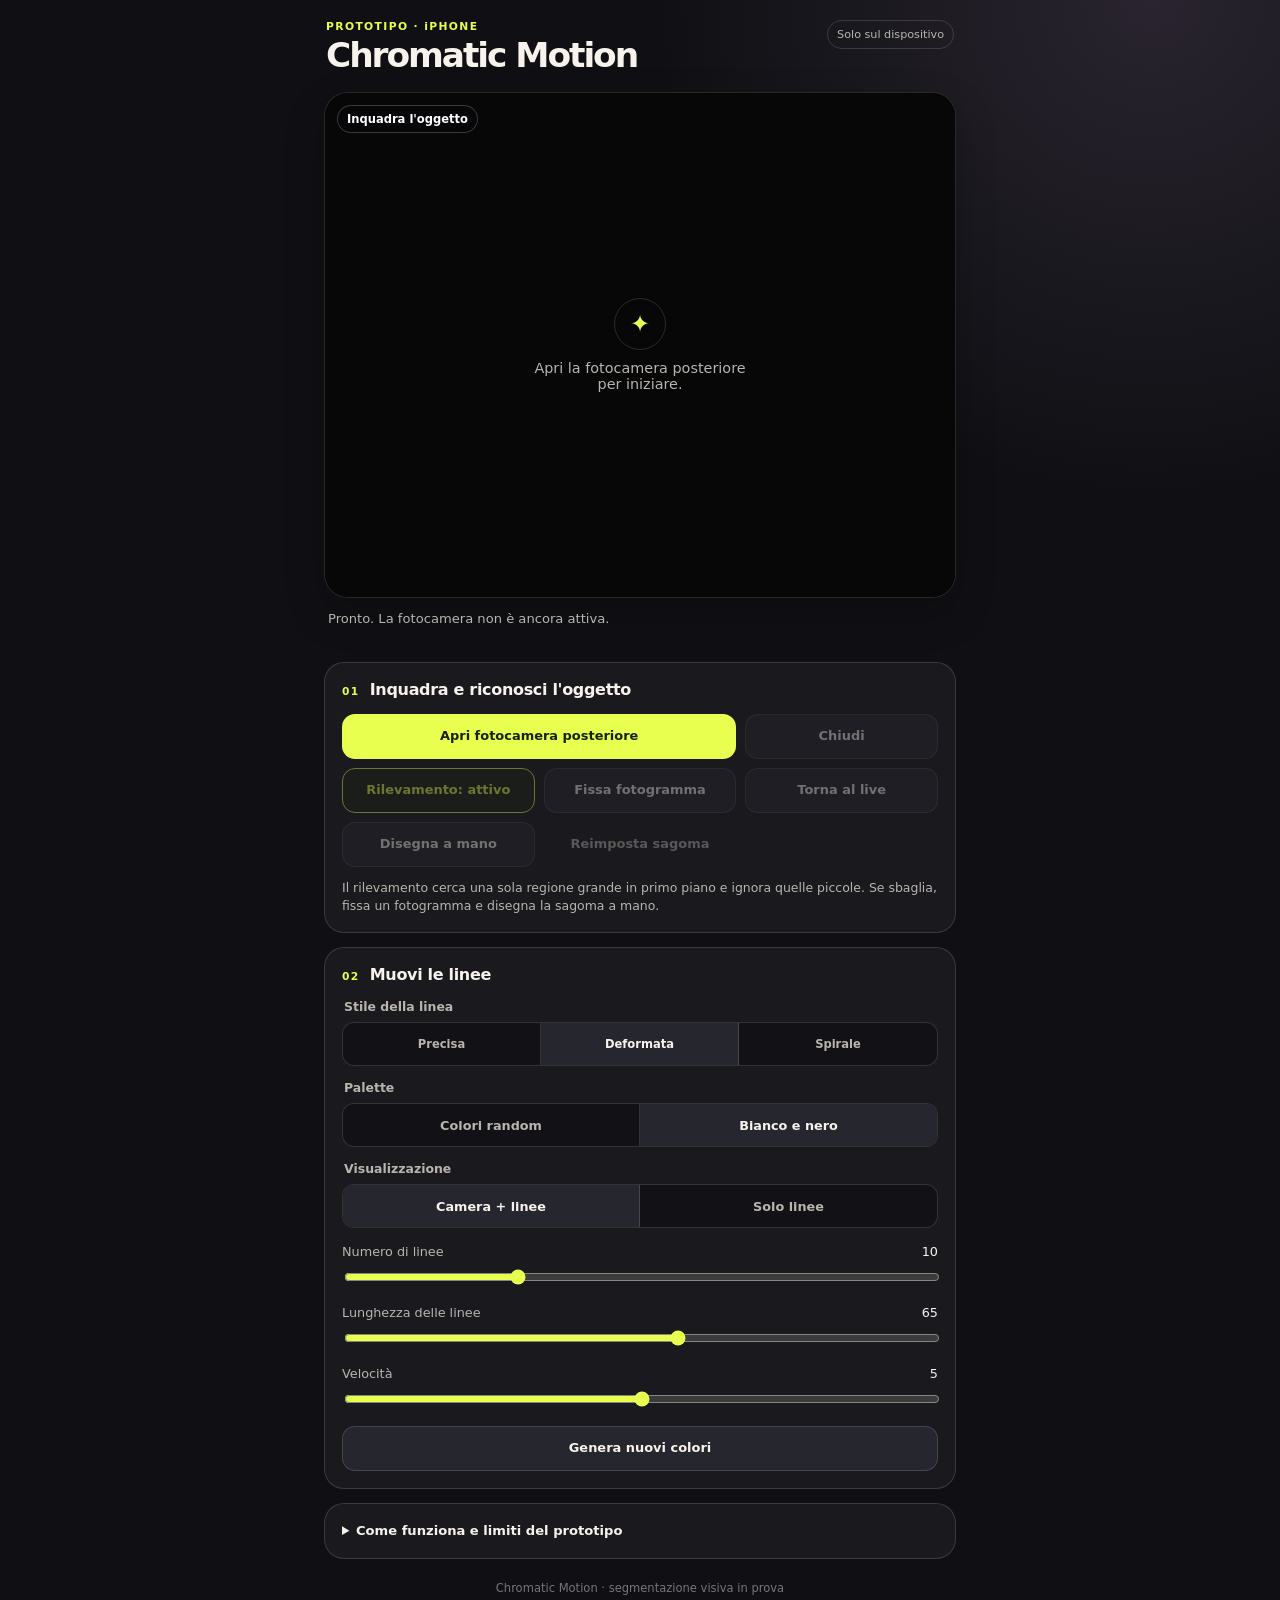
<file: index.html>
<!doctype html>
<html lang="it">
  <head>
    <meta charset="utf-8" />
    <meta name="viewport" content="width=device-width, initial-scale=1, viewport-fit=cover" />
    <meta name="theme-color" content="#101014" />
    <meta name="description" content="Chromatic Motion — forme animate dentro un oggetto grande riconosciuto dalla fotocamera." />
    <link rel="manifest" href="manifest.webmanifest" />
    <link rel="stylesheet" href="styles.css?v=20261018-lines3" />
    <title>Chromatic Motion</title>
  </head>
  <body>
    <div class="app-shell">
      <header class="topbar">
        <div>
          <p class="eyebrow">PROTOTIPO · iPHONE</p>
          <h1>Chromatic Motion</h1>
        </div>
        <span class="privacy-pill">Solo sul dispositivo</span>
      </header>

      <main>
        <section class="camera-card" aria-label="Anteprima della fotocamera e maschera">
          <div class="stage" id="stage">
            <video id="camera" autoplay muted playsinline aria-label="Anteprima fotocamera"></video>
            <canvas id="frozen-frame" aria-hidden="true"></canvas>
            <canvas id="overlay" aria-label="Area per disegnare il contorno dell'oggetto"></canvas>
            <div class="stage-empty" id="stage-empty">
              <span class="stage-empty-mark">✦</span>
              <p>Apri la fotocamera posteriore per iniziare.</p>
            </div>
            <div class="stage-note" id="stage-note">Inquadra l'oggetto</div>
          </div>
        </section>

        <p class="status" id="status" role="status" aria-live="polite">Pronto. La fotocamera non è ancora attiva.</p>

        <section class="panel camera-panel" aria-labelledby="camera-title">
          <div class="section-heading">
            <p class="step">01</p>
            <h2 id="camera-title">Inquadra e riconosci l'oggetto</h2>
          </div>
          <div class="button-grid">
            <button class="button button-primary" id="start-camera" type="button">Apri fotocamera posteriore</button>
            <button class="button button-secondary" id="stop-camera" type="button" disabled>Chiudi</button>
            <button class="button button-accent" id="auto-mask" type="button" aria-pressed="true" disabled>Rilevamento automatico</button>
            <button class="button button-secondary" id="freeze-frame" type="button" disabled>Fissa fotogramma</button>
            <button class="button button-secondary" id="live-frame" type="button" disabled>Torna al live</button>
            <button class="button button-secondary" id="draw-mask" type="button" disabled>Disegna a mano</button>
            <button class="button button-quiet" id="clear-mask" type="button" disabled>Reimposta sagoma</button>
          </div>
          <p class="help">Il rilevamento cerca una sola regione grande in primo piano e ignora quelle piccole. Se sbaglia, fissa un fotogramma e disegna la sagoma a mano.</p>
        </section>

        <section class="panel" aria-labelledby="effect-title">
          <div class="section-heading">
            <p class="step">02</p>
            <h2 id="effect-title">Muovi le linee</h2>
          </div>

          <fieldset>
            <legend>Stile della linea</legend>
            <div class="segmented segmented-three" role="group" aria-label="Stile della linea">
              <button class="segment" type="button" data-effect="precise" aria-pressed="false">Precisa</button>
              <button class="segment is-selected" type="button" data-effect="deformed" aria-pressed="true">Deformata</button>
              <button class="segment" type="button" data-effect="spiral" aria-pressed="false">Spirale</button>
            </div>
          </fieldset>

          <fieldset>
            <legend>Palette</legend>
            <div class="segmented" role="group" aria-label="Palette dei colori">
              <button class="segment" type="button" data-colors="color" aria-pressed="false">Colori random</button>
              <button class="segment is-selected" type="button" data-colors="mono" aria-pressed="true">Bianco e nero</button>
            </div>
          </fieldset>

          <fieldset>
            <legend>Visualizzazione</legend>
            <div class="segmented" role="group" aria-label="Visualizzazione della scena">
              <button class="segment is-selected" type="button" data-view="camera" aria-pressed="true">Camera + linee</button>
              <button class="segment" type="button" data-view="lines" aria-pressed="false">Solo linee</button>
            </div>
          </fieldset>

          <div class="range-group">
            <label for="density">Numero di linee <output id="density-value" for="density">10</output></label>
            <input id="density" type="range" min="2" max="30" value="10" />
          </div>
          <div class="range-group">
            <label for="line-size">Lunghezza delle linee <output id="line-size-value" for="line-size">65</output></label>
            <input id="line-size" type="range" min="20" max="100" value="65" />
          </div>
          <div class="range-group">
            <label for="speed">Velocità <output id="speed-value" for="speed">5</output></label>
            <input id="speed" type="range" min="0" max="10" value="5" />
          </div>
          <button class="button button-secondary full-width" id="new-colors" type="button">Genera nuovi colori</button>
        </section>

        <details class="info-panel">
          <summary>Come funziona e limiti del prototipo</summary>
          <p>Il rilevamento cerca la regione segmentata più grande e non di sfondo; non misura davvero la distanza e non riconosce ogni possibile oggetto. Le linee lunghe e gestuali vengono ritagliate dentro la maschera; “Solo linee” nasconde il video senza spegnere la fotocamera. Capelli, vetro, superfici riflettenti, elementi sottili, soggetti sovrapposti e sfondi simili possono produrre una maschera imprecisa. Il video resta elaborato nel browser; al primo uso vengono scaricati runtime e modello di segmentazione pubblici.</p>
        </details>
      </main>

      <footer>Chromatic Motion · segmentazione visiva in prova</footer>
    </div>
    <script src="app.js?v=20261018-lines"></script>
  </body>
</html>
</file>
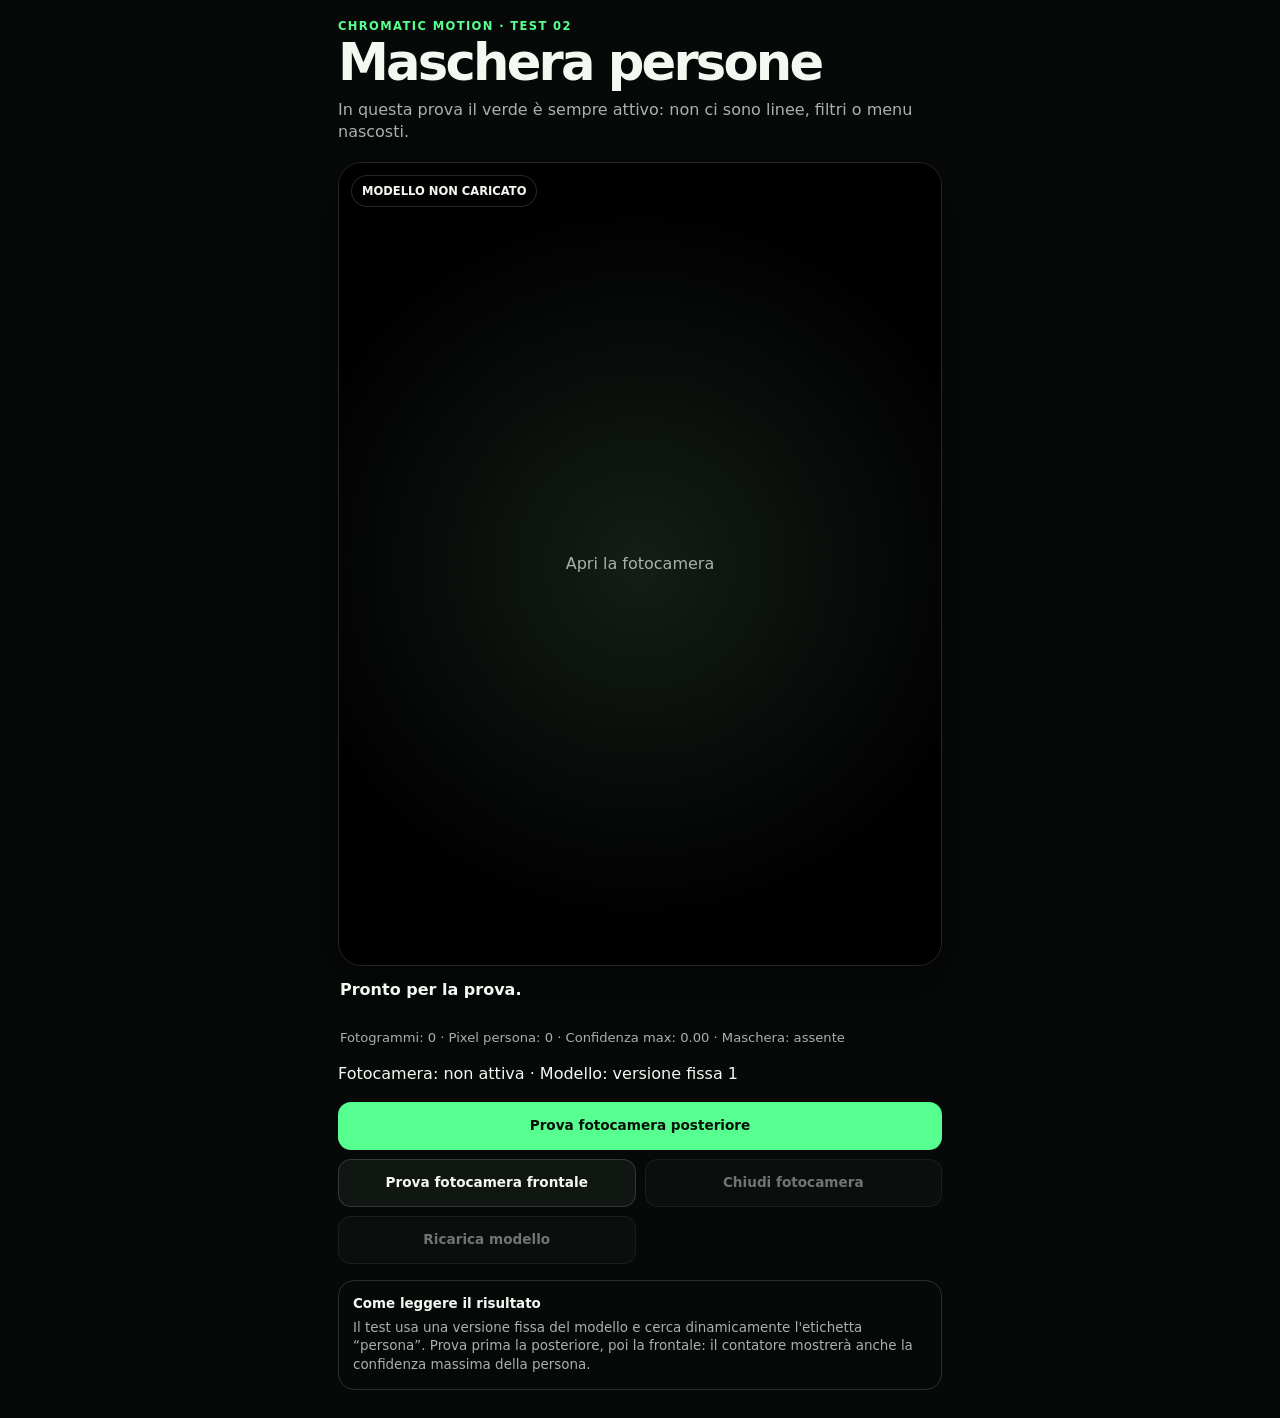
<file: diagnostica-maschera/index.html>
<!doctype html>
<html lang="it">
  <head>
    <meta charset="utf-8" />
    <meta name="viewport" content="width=device-width, initial-scale=1, viewport-fit=cover" />
    <meta name="theme-color" content="#060908" />
    <title>Chromatic Motion · Diagnostica maschera</title>
    <link rel="stylesheet" href="styles.css" />
  </head>
  <body>
    <main class="app">
      <header>
        <p class="eyebrow">CHROMATIC MOTION · TEST 02</p>
        <h1>Maschera persone</h1>
        <p class="intro">In questa prova il verde è sempre attivo: non ci sono linee, filtri o menu nascosti.</p>
      </header>

      <section class="camera-card" aria-label="Fotocamera e maschera verde">
        <div class="stage" id="stage">
          <video id="camera" autoplay muted playsinline></video>
          <canvas id="mask" aria-label="Maschera verde della persona"></canvas>
          <div class="empty" id="empty">Apri la fotocamera</div>
          <p class="badge" id="badge">MODELLO NON CARICATO</p>
        </div>
      </section>

      <p class="status" id="status" role="status" aria-live="polite">Pronto per la prova.</p>
      <p class="metrics" id="metrics">Fotogrammi analizzati: 0 · Pixel persona: 0 · Maschera: assente</p>
      <p class="device" id="device">Fotocamera: non attiva · Modello: versione fissa 1</p>

      <div class="actions">
        <button class="primary" id="start" type="button">Prova fotocamera posteriore</button>
        <button id="front" type="button">Prova fotocamera frontale</button>
        <button id="stop" type="button" disabled>Chiudi fotocamera</button>
        <button id="retry" type="button" disabled>Ricarica modello</button>
      </div>

      <aside>
        <strong>Come leggere il risultato</strong>
        <span>Il test usa una versione fissa del modello e cerca dinamicamente l'etichetta “persona”. Prova prima la posteriore, poi la frontale: il contatore mostrerà anche la confidenza massima della persona.</span>
      </aside>
    </main>
    <script src="app.js?v=diagnostica-2"></script>
  </body>
</html>
</file>
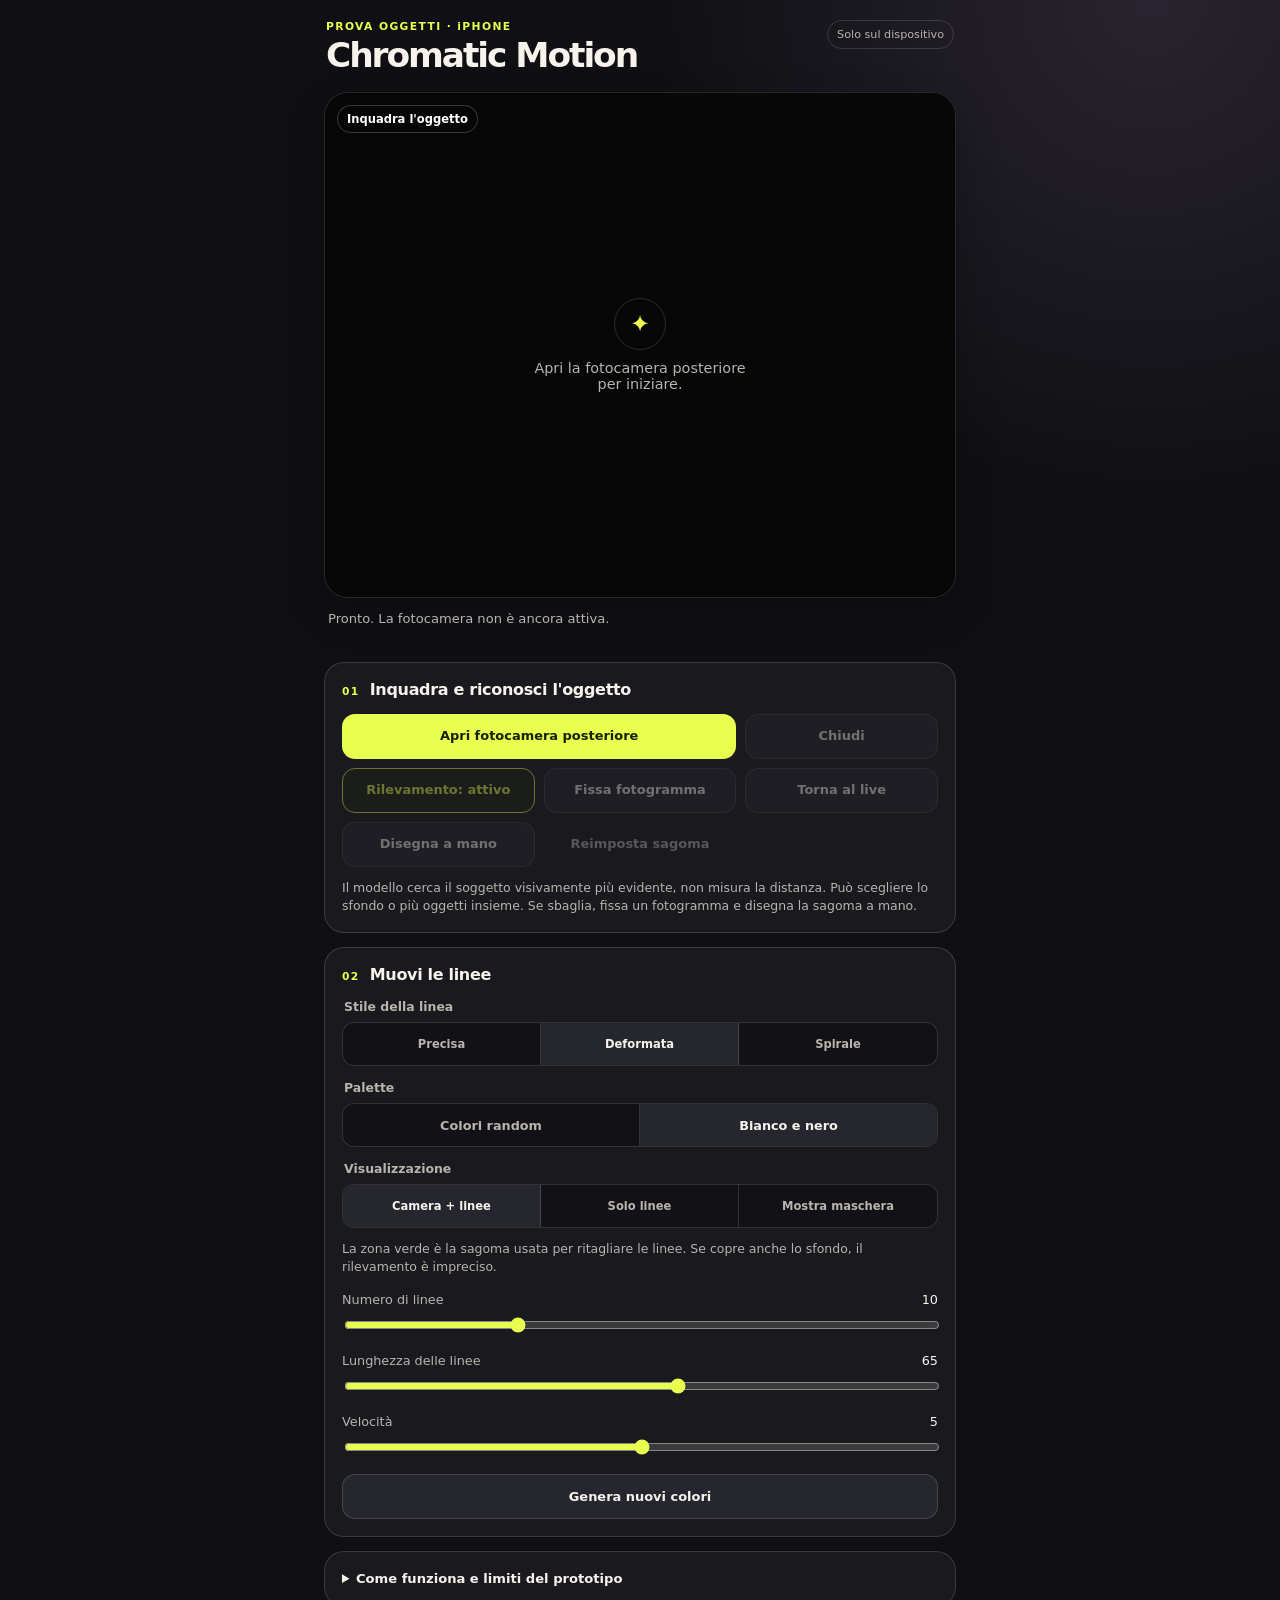
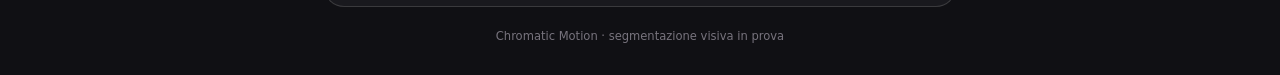
<file: oggetti/index.html>
<!doctype html>
<html lang="it">
  <head>
    <meta charset="utf-8" />
    <meta name="viewport" content="width=device-width, initial-scale=1, viewport-fit=cover" />
    <meta name="theme-color" content="#101014" />
    <meta name="description" content="Chromatic Motion — forme animate dentro un oggetto grande riconosciuto dalla fotocamera." />
    <link rel="manifest" href="manifest.webmanifest" />
    <link rel="stylesheet" href="styles.css?v=20261022-objects1" />
    <title>Chromatic Motion</title>
  </head>
  <body>
    <div class="app-shell">
      <header class="topbar">
        <div>
          <p class="eyebrow">PROVA OGGETTI · iPHONE</p>
          <h1>Chromatic Motion</h1>
        </div>
        <span class="privacy-pill">Solo sul dispositivo</span>
      </header>

      <main>
        <section class="camera-card" aria-label="Anteprima della fotocamera e maschera">
          <div class="stage" id="stage">
            <video id="camera" autoplay muted playsinline aria-label="Anteprima fotocamera"></video>
            <canvas id="frozen-frame" aria-hidden="true"></canvas>
            <canvas id="overlay" aria-label="Area per disegnare il contorno dell'oggetto"></canvas>
            <div class="stage-empty" id="stage-empty">
              <span class="stage-empty-mark">✦</span>
              <p>Apri la fotocamera posteriore per iniziare.</p>
            </div>
            <div class="stage-note" id="stage-note">Inquadra l'oggetto</div>
          </div>
        </section>

        <p class="status" id="status" role="status" aria-live="polite">Pronto. La fotocamera non è ancora attiva.</p>

        <section class="panel camera-panel" aria-labelledby="camera-title">
          <div class="section-heading">
            <p class="step">01</p>
            <h2 id="camera-title">Inquadra e riconosci l'oggetto</h2>
          </div>
          <div class="button-grid">
            <button class="button button-primary" id="start-camera" type="button">Apri fotocamera posteriore</button>
            <button class="button button-secondary" id="stop-camera" type="button" disabled>Chiudi</button>
            <button class="button button-accent" id="auto-mask" type="button" aria-pressed="true" disabled>Rilevamento automatico</button>
            <button class="button button-secondary" id="freeze-frame" type="button" disabled>Fissa fotogramma</button>
            <button class="button button-secondary" id="live-frame" type="button" disabled>Torna al live</button>
            <button class="button button-secondary" id="draw-mask" type="button" disabled>Disegna a mano</button>
            <button class="button button-quiet" id="clear-mask" type="button" disabled>Reimposta sagoma</button>
          </div>
          <p class="help">Il modello cerca il soggetto visivamente più evidente, non misura la distanza. Può scegliere lo sfondo o più oggetti insieme. Se sbaglia, fissa un fotogramma e disegna la sagoma a mano.</p>
        </section>

        <section class="panel" aria-labelledby="effect-title">
          <div class="section-heading">
            <p class="step">02</p>
            <h2 id="effect-title">Muovi le linee</h2>
          </div>

          <fieldset>
            <legend>Stile della linea</legend>
            <div class="segmented segmented-three" role="group" aria-label="Stile della linea">
              <button class="segment" type="button" data-effect="precise" aria-pressed="false">Precisa</button>
              <button class="segment is-selected" type="button" data-effect="deformed" aria-pressed="true">Deformata</button>
              <button class="segment" type="button" data-effect="spiral" aria-pressed="false">Spirale</button>
            </div>
          </fieldset>

          <fieldset>
            <legend>Palette</legend>
            <div class="segmented" role="group" aria-label="Palette dei colori">
              <button class="segment" type="button" data-colors="color" aria-pressed="false">Colori random</button>
              <button class="segment is-selected" type="button" data-colors="mono" aria-pressed="true">Bianco e nero</button>
            </div>
          </fieldset>

          <fieldset>
            <legend>Visualizzazione</legend>
            <div class="segmented segmented-three" role="group" aria-label="Visualizzazione della scena">
              <button class="segment is-selected" type="button" data-view="camera" aria-pressed="true">Camera + linee</button>
              <button class="segment" type="button" data-view="lines" aria-pressed="false">Solo linee</button>
              <button class="segment" type="button" data-view="mask" aria-pressed="false">Mostra maschera</button>
            </div>
            <p class="help">La zona verde è la sagoma usata per ritagliare le linee. Se copre anche lo sfondo, il rilevamento è impreciso.</p>
          </fieldset>

          <div class="range-group">
            <label for="density">Numero di linee <output id="density-value" for="density">10</output></label>
            <input id="density" type="range" min="2" max="30" value="10" />
          </div>
          <div class="range-group">
            <label for="line-size">Lunghezza delle linee <output id="line-size-value" for="line-size">65</output></label>
            <input id="line-size" type="range" min="20" max="100" value="65" />
          </div>
          <div class="range-group">
            <label for="speed">Velocità <output id="speed-value" for="speed">5</output></label>
            <input id="speed" type="range" min="0" max="10" value="5" />
          </div>
          <button class="button button-secondary full-width" id="new-colors" type="button">Genera nuovi colori</button>
        </section>

        <details class="info-panel">
          <summary>Come funziona e limiti del prototipo</summary>
          <p>Il modello U²-Net leggero stima il soggetto più evidente; non misura la profondità, non è SAM e non garantisce la scelta dell'oggetto desiderato. Le linee sono ritagliate sulla maschera stimata, che può essere imprecisa o in ritardo rispetto ai movimenti. Il video è elaborato nel browser; al primo uso vengono scaricati il runtime e il modello pubblici.</p>
        </details>
      </main>

      <footer>Chromatic Motion · segmentazione visiva in prova</footer>
    </div>
    <script src="app.js?v=20261022-objects1"></script>
  </body>
</html>
</file>
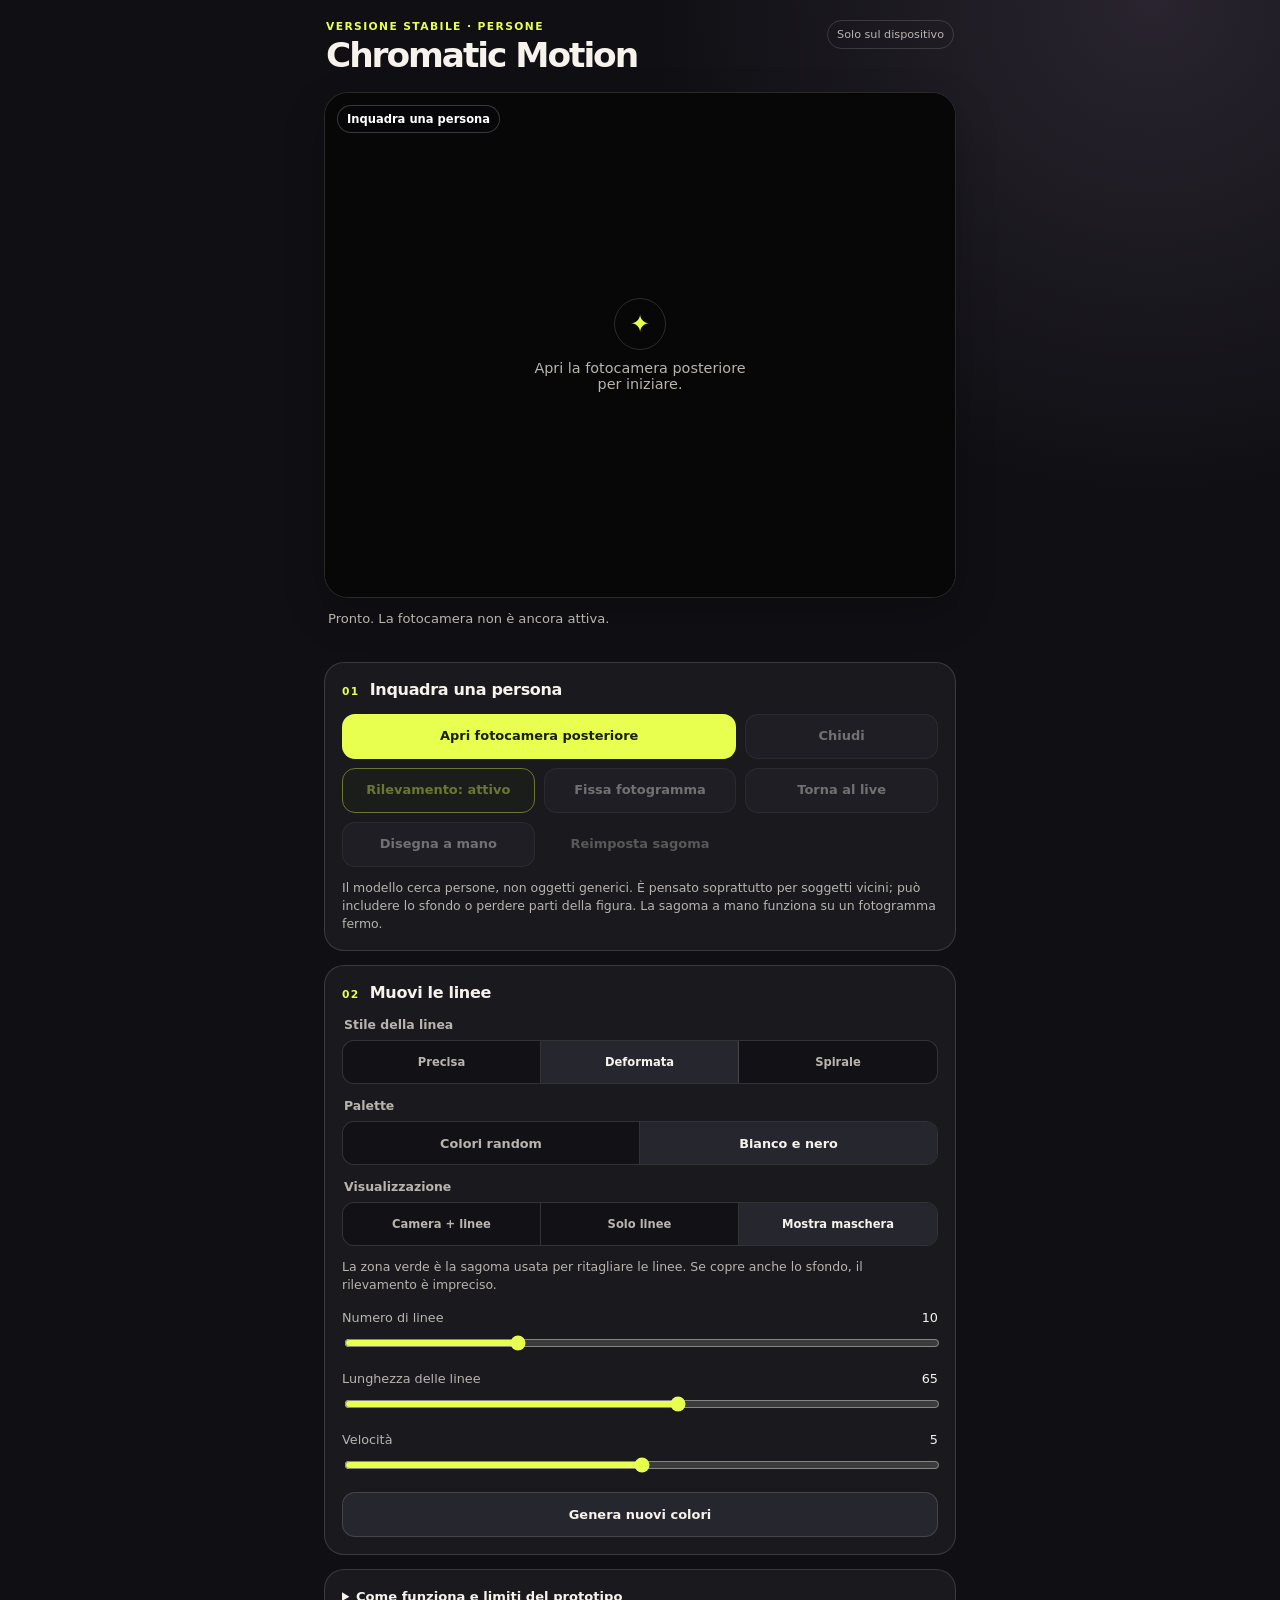
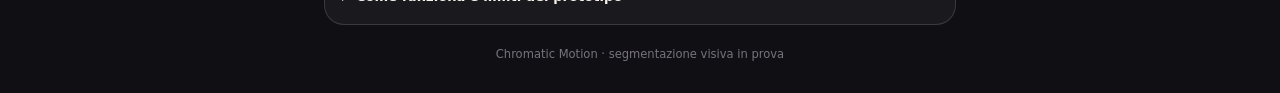
<file: persone-stabile/index.html>
<!doctype html>
<html lang="it">
  <head>
    <meta charset="utf-8" />
    <meta name="viewport" content="width=device-width, initial-scale=1, viewport-fit=cover" />
    <meta name="theme-color" content="#101014" />
    <meta name="description" content="Chromatic Motion — versione stabile di confronto per la maschera delle persone." />
    <link rel="manifest" href="manifest.webmanifest" />
    <link rel="stylesheet" href="styles.css?v=persone-stabile-1" />
    <title>Chromatic Motion · Persone stabile</title>
  </head>
  <body>
    <div class="app-shell">
      <header class="topbar">
        <div>
          <p class="eyebrow">VERSIONE STABILE · PERSONE</p>
          <h1>Chromatic Motion</h1>
        </div>
        <span class="privacy-pill">Solo sul dispositivo</span>
      </header>

      <main>
        <section class="camera-card" aria-label="Anteprima della fotocamera e maschera">
          <div class="stage" id="stage">
            <video id="camera" autoplay muted playsinline aria-label="Anteprima fotocamera"></video>
            <canvas id="frozen-frame" aria-hidden="true"></canvas>
            <canvas id="overlay" aria-label="Area per disegnare il contorno della persona"></canvas>
            <div class="stage-empty" id="stage-empty">
              <span class="stage-empty-mark">✦</span>
              <p>Apri la fotocamera posteriore per iniziare.</p>
            </div>
            <div class="stage-note" id="stage-note">Inquadra una persona</div>
          </div>
        </section>

        <p class="status" id="status" role="status" aria-live="polite">Pronto. La fotocamera non è ancora attiva.</p>

        <section class="panel camera-panel" aria-labelledby="camera-title">
          <div class="section-heading">
            <p class="step">01</p>
            <h2 id="camera-title">Inquadra una persona</h2>
          </div>
          <div class="button-grid">
            <button class="button button-primary" id="start-camera" type="button">Apri fotocamera posteriore</button>
            <button class="button button-secondary" id="stop-camera" type="button" disabled>Chiudi</button>
            <button class="button button-accent" id="auto-mask" type="button" aria-pressed="true" disabled>Rilevamento automatico</button>
            <button class="button button-secondary" id="freeze-frame" type="button" disabled>Fissa fotogramma</button>
            <button class="button button-secondary" id="live-frame" type="button" disabled>Torna al live</button>
            <button class="button button-secondary" id="draw-mask" type="button" disabled>Disegna a mano</button>
            <button class="button button-quiet" id="clear-mask" type="button" disabled>Reimposta sagoma</button>
          </div>
          <p class="help">Il modello cerca persone, non oggetti generici. È pensato soprattutto per soggetti vicini; può includere lo sfondo o perdere parti della figura. La sagoma a mano funziona su un fotogramma fermo.</p>
        </section>

        <section class="panel" aria-labelledby="effect-title">
          <div class="section-heading">
            <p class="step">02</p>
            <h2 id="effect-title">Muovi le linee</h2>
          </div>

          <fieldset>
            <legend>Stile della linea</legend>
            <div class="segmented segmented-three" role="group" aria-label="Stile della linea">
              <button class="segment" type="button" data-effect="precise" aria-pressed="false">Precisa</button>
              <button class="segment is-selected" type="button" data-effect="deformed" aria-pressed="true">Deformata</button>
              <button class="segment" type="button" data-effect="spiral" aria-pressed="false">Spirale</button>
            </div>
          </fieldset>

          <fieldset>
            <legend>Palette</legend>
            <div class="segmented" role="group" aria-label="Palette dei colori">
              <button class="segment" type="button" data-colors="color" aria-pressed="false">Colori random</button>
              <button class="segment is-selected" type="button" data-colors="mono" aria-pressed="true">Bianco e nero</button>
            </div>
          </fieldset>

          <fieldset>
            <legend>Visualizzazione</legend>
            <div class="segmented segmented-three" role="group" aria-label="Visualizzazione della scena">
              <button class="segment" type="button" data-view="camera" aria-pressed="false">Camera + linee</button>
              <button class="segment" type="button" data-view="lines" aria-pressed="false">Solo linee</button>
              <button class="segment is-selected" type="button" data-view="mask" aria-pressed="true">Mostra maschera</button>
            </div>
            <p class="help">La zona verde è la sagoma usata per ritagliare le linee. Se copre anche lo sfondo, il rilevamento è impreciso.</p>
          </fieldset>

          <div class="range-group">
            <label for="density">Numero di linee <output id="density-value" for="density">10</output></label>
            <input id="density" type="range" min="2" max="30" value="10" />
          </div>
          <div class="range-group">
            <label for="line-size">Lunghezza delle linee <output id="line-size-value" for="line-size">65</output></label>
            <input id="line-size" type="range" min="20" max="100" value="65" />
          </div>
          <div class="range-group">
            <label for="speed">Velocità <output id="speed-value" for="speed">5</output></label>
            <input id="speed" type="range" min="0" max="10" value="5" />
          </div>
          <button class="button button-secondary full-width" id="new-colors" type="button">Genera nuovi colori</button>
        </section>

        <details class="info-panel">
          <summary>Come funziona e limiti del prototipo</summary>
          <p>La maschera stima i pixel appartenenti alle persone; non misura la distanza e non separa le singole persone. Le linee sono ritagliate nella maschera stimata, che può essere imprecisa o in ritardo rispetto al movimento. “Solo linee” nasconde il video senza spegnere la fotocamera. Capelli, mani, soggetti lontani e sfondi simili possono creare errori. L'elaborazione avviene nel browser; al primo uso sono necessari rete e download del modello.</p>
        </details>
      </main>

      <footer>Chromatic Motion · segmentazione visiva in prova</footer>
    </div>
    <script src="app.js?v=persone-stabile-1"></script>
  </body>
</html>
</file>
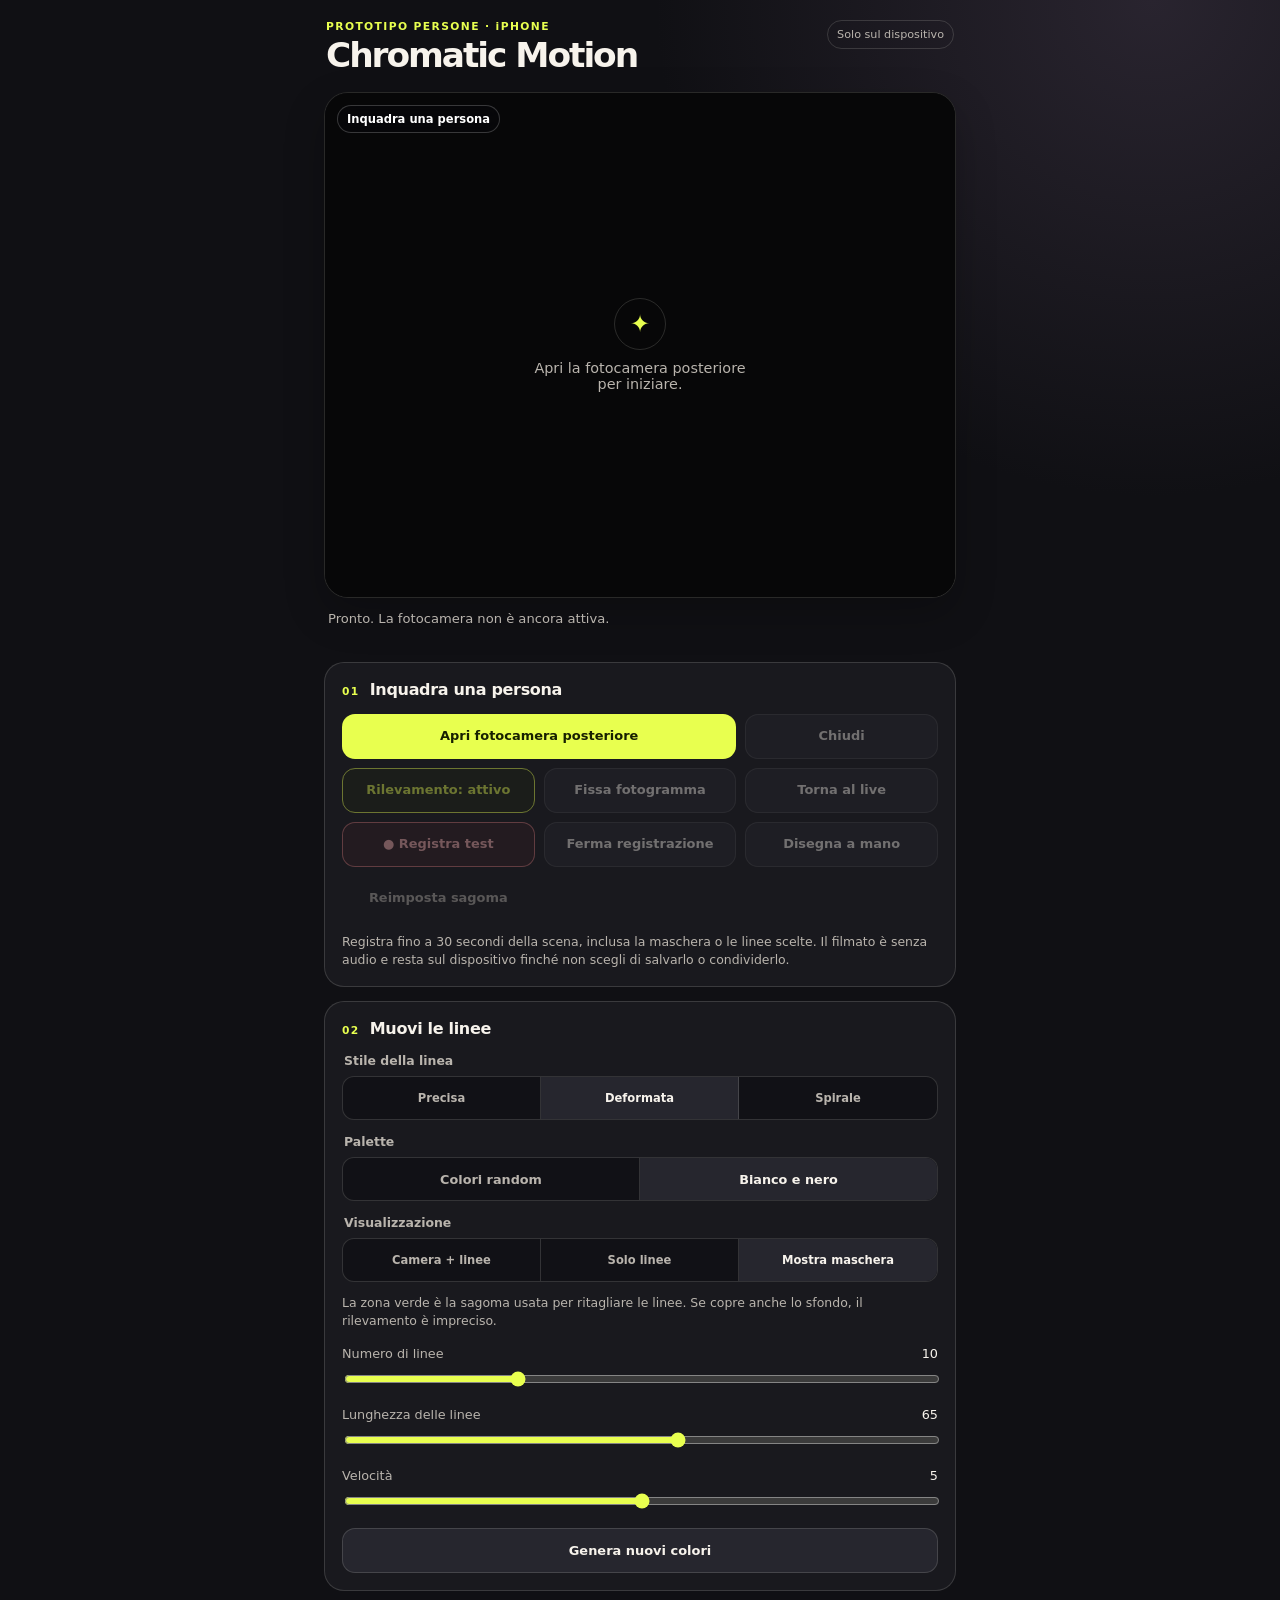
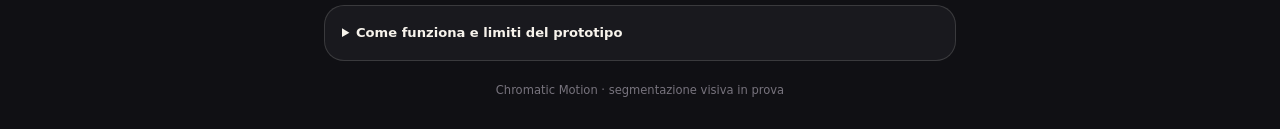
<file: persone/index.html>
<!doctype html>
<html lang="it">
  <head>
    <meta charset="utf-8" />
    <meta name="viewport" content="width=device-width, initial-scale=1, viewport-fit=cover" />
    <meta name="theme-color" content="#101014" />
    <meta name="description" content="Chromatic Motion — prova sperimentale di maschera delle persone." />
    <link rel="manifest" href="manifest.webmanifest" />
    <link rel="stylesheet" href="styles.css?v=persone-record-2" />
    <title>Chromatic Motion · Persone</title>
  </head>
  <body>
    <div class="app-shell">
      <header class="topbar">
        <div>
          <p class="eyebrow">PROTOTIPO PERSONE · iPHONE</p>
          <h1>Chromatic Motion</h1>
        </div>
        <span class="privacy-pill">Solo sul dispositivo</span>
      </header>

      <main>
        <section class="camera-card" aria-label="Anteprima della fotocamera e maschera">
          <div class="stage" id="stage">
            <video id="camera" autoplay muted playsinline aria-label="Anteprima fotocamera"></video>
            <canvas id="frozen-frame" aria-hidden="true"></canvas>
            <canvas id="overlay" aria-label="Area per disegnare il contorno della persona"></canvas>
            <div class="stage-empty" id="stage-empty">
              <span class="stage-empty-mark">✦</span>
              <p>Apri la fotocamera posteriore per iniziare.</p>
            </div>
            <div class="stage-note" id="stage-note">Inquadra una persona</div>
          </div>
        </section>

        <p class="status" id="status" role="status" aria-live="polite">Pronto. La fotocamera non è ancora attiva.</p>

        <section class="panel camera-panel" aria-labelledby="camera-title">
          <div class="section-heading">
            <p class="step">01</p>
            <h2 id="camera-title">Inquadra una persona</h2>
          </div>
          <div class="button-grid">
            <button class="button button-primary" id="start-camera" type="button">Apri fotocamera posteriore</button>
            <button class="button button-secondary" id="stop-camera" type="button" disabled>Chiudi</button>
            <button class="button button-accent" id="auto-mask" type="button" aria-pressed="true" disabled>Rilevamento automatico</button>
            <button class="button button-secondary" id="freeze-frame" type="button" disabled>Fissa fotogramma</button>
            <button class="button button-secondary" id="live-frame" type="button" disabled>Torna al live</button>
            <button class="button button-record" id="start-recording" type="button" disabled>● Registra test</button>
            <button class="button button-secondary" id="stop-recording" type="button" disabled>Ferma registrazione</button>
            <button class="button button-secondary" id="draw-mask" type="button" disabled>Disegna a mano</button>
            <button class="button button-quiet" id="clear-mask" type="button" disabled>Reimposta sagoma</button>
          </div>
          <p class="help">Registra fino a 30 secondi della scena, inclusa la maschera o le linee scelte. Il filmato è senza audio e resta sul dispositivo finché non scegli di salvarlo o condividerlo.</p>
          <p class="recording-info" id="recording-info" hidden aria-live="polite">Registrazione in corso · <output id="recording-time">0:00</output></p>
          <video class="recording-preview" id="recording-preview" controls playsinline hidden aria-label="Anteprima del test registrato"></video>
          <div class="recording-actions" id="recording-actions" hidden>
            <button class="button button-primary" id="share-recording" type="button" disabled>Condividi il video</button>
            <a class="button button-secondary" id="download-recording" hidden>Salva il video</a>
          </div>
        </section>

        <section class="panel" aria-labelledby="effect-title">
          <div class="section-heading">
            <p class="step">02</p>
            <h2 id="effect-title">Muovi le linee</h2>
          </div>

          <fieldset>
            <legend>Stile della linea</legend>
            <div class="segmented segmented-three" role="group" aria-label="Stile della linea">
              <button class="segment" type="button" data-effect="precise" aria-pressed="false">Precisa</button>
              <button class="segment is-selected" type="button" data-effect="deformed" aria-pressed="true">Deformata</button>
              <button class="segment" type="button" data-effect="spiral" aria-pressed="false">Spirale</button>
            </div>
          </fieldset>

          <fieldset>
            <legend>Palette</legend>
            <div class="segmented" role="group" aria-label="Palette dei colori">
              <button class="segment" type="button" data-colors="color" aria-pressed="false">Colori random</button>
              <button class="segment is-selected" type="button" data-colors="mono" aria-pressed="true">Bianco e nero</button>
            </div>
          </fieldset>

          <fieldset>
            <legend>Visualizzazione</legend>
            <div class="segmented segmented-three" role="group" aria-label="Visualizzazione della scena">
              <button class="segment" type="button" data-view="camera" aria-pressed="false">Camera + linee</button>
              <button class="segment" type="button" data-view="lines" aria-pressed="false">Solo linee</button>
              <button class="segment is-selected" type="button" data-view="mask" aria-pressed="true">Mostra maschera</button>
            </div>
            <p class="help">La zona verde è la sagoma usata per ritagliare le linee. Se copre anche lo sfondo, il rilevamento è impreciso.</p>
          </fieldset>

          <div class="range-group">
            <label for="density">Numero di linee <output id="density-value" for="density">10</output></label>
            <input id="density" type="range" min="2" max="30" value="10" />
          </div>
          <div class="range-group">
            <label for="line-size">Lunghezza delle linee <output id="line-size-value" for="line-size">65</output></label>
            <input id="line-size" type="range" min="20" max="100" value="65" />
          </div>
          <div class="range-group">
            <label for="speed">Velocità <output id="speed-value" for="speed">5</output></label>
            <input id="speed" type="range" min="0" max="10" value="5" />
          </div>
          <button class="button button-secondary full-width" id="new-colors" type="button">Genera nuovi colori</button>
        </section>

        <details class="info-panel">
          <summary>Come funziona e limiti del prototipo</summary>
          <p>La maschera stima i pixel appartenenti alle persone; non misura la distanza e non separa le singole persone. Le linee sono ritagliate nella maschera stimata, che può essere imprecisa o in ritardo rispetto al movimento. “Solo linee” nasconde il video senza spegnere la fotocamera. Capelli, mani, soggetti lontani e sfondi simili possono creare errori. L'elaborazione avviene nel browser; al primo uso sono necessari rete e download del modello.</p>
        </details>
      </main>

      <footer>Chromatic Motion · segmentazione visiva in prova</footer>
    </div>
    <script src="app.js?v=persone-record-2"></script>
  </body>
</html>
</file>
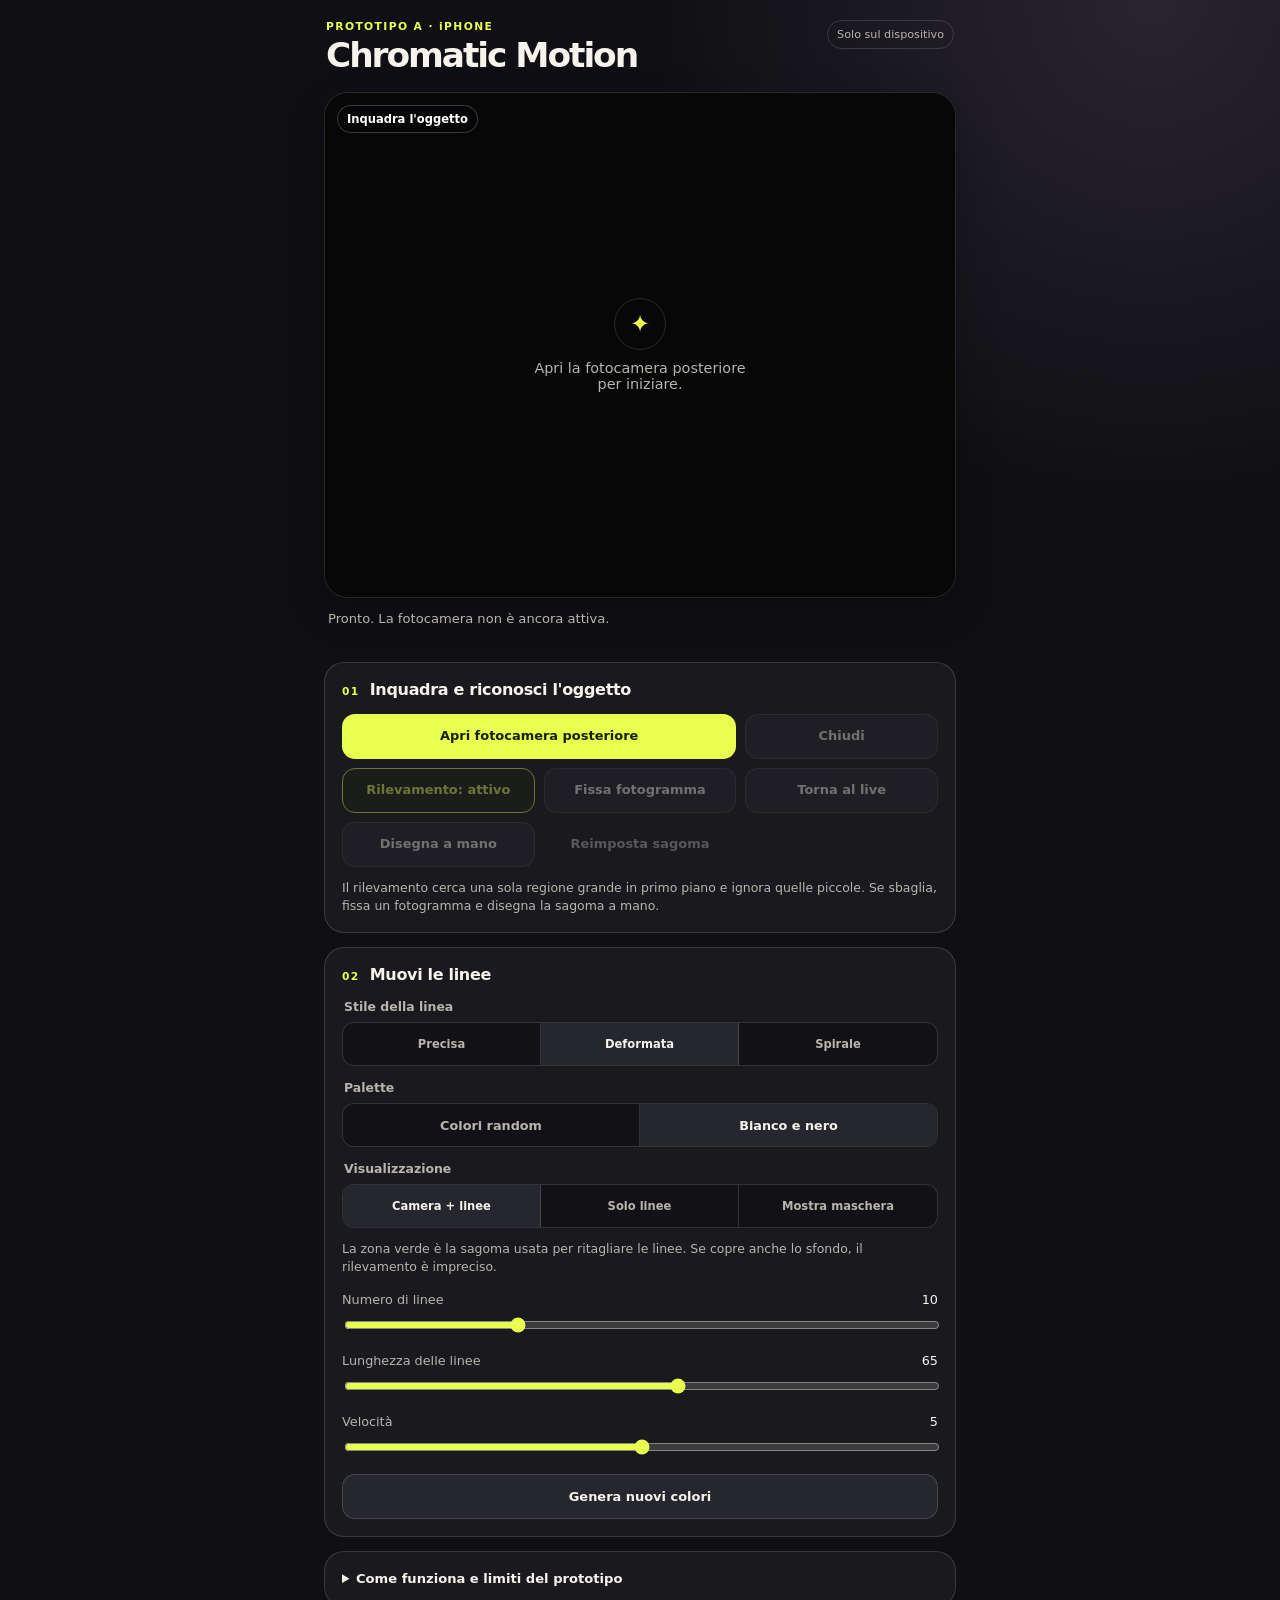
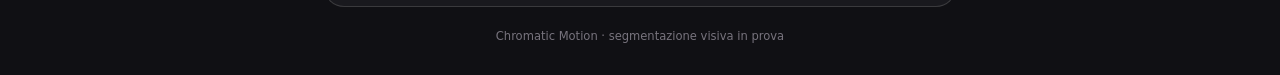
<file: prototipo-a/index.html>
<!doctype html>
<html lang="it">
  <head>
    <meta charset="utf-8" />
    <meta name="viewport" content="width=device-width, initial-scale=1, viewport-fit=cover" />
    <meta name="theme-color" content="#101014" />
    <meta name="description" content="Chromatic Motion — forme animate dentro un oggetto grande riconosciuto dalla fotocamera." />
    <link rel="manifest" href="manifest.webmanifest" />
    <link rel="stylesheet" href="styles.css?v=20261022-mask-a" />
    <title>Chromatic Motion</title>
  </head>
  <body>
    <div class="app-shell">
      <header class="topbar">
        <div>
          <p class="eyebrow">PROTOTIPO A · iPHONE</p>
          <h1>Chromatic Motion</h1>
        </div>
        <span class="privacy-pill">Solo sul dispositivo</span>
      </header>

      <main>
        <section class="camera-card" aria-label="Anteprima della fotocamera e maschera">
          <div class="stage" id="stage">
            <video id="camera" autoplay muted playsinline aria-label="Anteprima fotocamera"></video>
            <canvas id="frozen-frame" aria-hidden="true"></canvas>
            <canvas id="overlay" aria-label="Area per disegnare il contorno dell'oggetto"></canvas>
            <div class="stage-empty" id="stage-empty">
              <span class="stage-empty-mark">✦</span>
              <p>Apri la fotocamera posteriore per iniziare.</p>
            </div>
            <div class="stage-note" id="stage-note">Inquadra l'oggetto</div>
          </div>
        </section>

        <p class="status" id="status" role="status" aria-live="polite">Pronto. La fotocamera non è ancora attiva.</p>

        <section class="panel camera-panel" aria-labelledby="camera-title">
          <div class="section-heading">
            <p class="step">01</p>
            <h2 id="camera-title">Inquadra e riconosci l'oggetto</h2>
          </div>
          <div class="button-grid">
            <button class="button button-primary" id="start-camera" type="button">Apri fotocamera posteriore</button>
            <button class="button button-secondary" id="stop-camera" type="button" disabled>Chiudi</button>
            <button class="button button-accent" id="auto-mask" type="button" aria-pressed="true" disabled>Rilevamento automatico</button>
            <button class="button button-secondary" id="freeze-frame" type="button" disabled>Fissa fotogramma</button>
            <button class="button button-secondary" id="live-frame" type="button" disabled>Torna al live</button>
            <button class="button button-secondary" id="draw-mask" type="button" disabled>Disegna a mano</button>
            <button class="button button-quiet" id="clear-mask" type="button" disabled>Reimposta sagoma</button>
          </div>
          <p class="help">Il rilevamento cerca una sola regione grande in primo piano e ignora quelle piccole. Se sbaglia, fissa un fotogramma e disegna la sagoma a mano.</p>
        </section>

        <section class="panel" aria-labelledby="effect-title">
          <div class="section-heading">
            <p class="step">02</p>
            <h2 id="effect-title">Muovi le linee</h2>
          </div>

          <fieldset>
            <legend>Stile della linea</legend>
            <div class="segmented segmented-three" role="group" aria-label="Stile della linea">
              <button class="segment" type="button" data-effect="precise" aria-pressed="false">Precisa</button>
              <button class="segment is-selected" type="button" data-effect="deformed" aria-pressed="true">Deformata</button>
              <button class="segment" type="button" data-effect="spiral" aria-pressed="false">Spirale</button>
            </div>
          </fieldset>

          <fieldset>
            <legend>Palette</legend>
            <div class="segmented" role="group" aria-label="Palette dei colori">
              <button class="segment" type="button" data-colors="color" aria-pressed="false">Colori random</button>
              <button class="segment is-selected" type="button" data-colors="mono" aria-pressed="true">Bianco e nero</button>
            </div>
          </fieldset>

          <fieldset>
            <legend>Visualizzazione</legend>
            <div class="segmented segmented-three" role="group" aria-label="Visualizzazione della scena">
              <button class="segment is-selected" type="button" data-view="camera" aria-pressed="true">Camera + linee</button>
              <button class="segment" type="button" data-view="lines" aria-pressed="false">Solo linee</button>
              <button class="segment" type="button" data-view="mask" aria-pressed="false">Mostra maschera</button>
            </div>
            <p class="help">La zona verde è la sagoma usata per ritagliare le linee. Se copre anche lo sfondo, il rilevamento è impreciso.</p>
          </fieldset>

          <div class="range-group">
            <label for="density">Numero di linee <output id="density-value" for="density">10</output></label>
            <input id="density" type="range" min="2" max="30" value="10" />
          </div>
          <div class="range-group">
            <label for="line-size">Lunghezza delle linee <output id="line-size-value" for="line-size">65</output></label>
            <input id="line-size" type="range" min="20" max="100" value="65" />
          </div>
          <div class="range-group">
            <label for="speed">Velocità <output id="speed-value" for="speed">5</output></label>
            <input id="speed" type="range" min="0" max="10" value="5" />
          </div>
          <button class="button button-secondary full-width" id="new-colors" type="button">Genera nuovi colori</button>
        </section>

        <details class="info-panel">
          <summary>Come funziona e limiti del prototipo</summary>
          <p>Il rilevamento cerca la regione segmentata più grande e non di sfondo; non misura davvero la distanza e non riconosce ogni possibile oggetto. Le linee lunghe e gestuali vengono ritagliate dentro la maschera; “Solo linee” nasconde il video senza spegnere la fotocamera. Capelli, vetro, superfici riflettenti, elementi sottili, soggetti sovrapposti e sfondi simili possono produrre una maschera imprecisa. Il video resta elaborato nel browser; al primo uso vengono scaricati runtime e modello di segmentazione pubblici.</p>
        </details>
      </main>

      <footer>Chromatic Motion · segmentazione visiva in prova</footer>
    </div>
    <script src="app.js?v=20261022-mask-a"></script>
  </body>
</html>
</file>
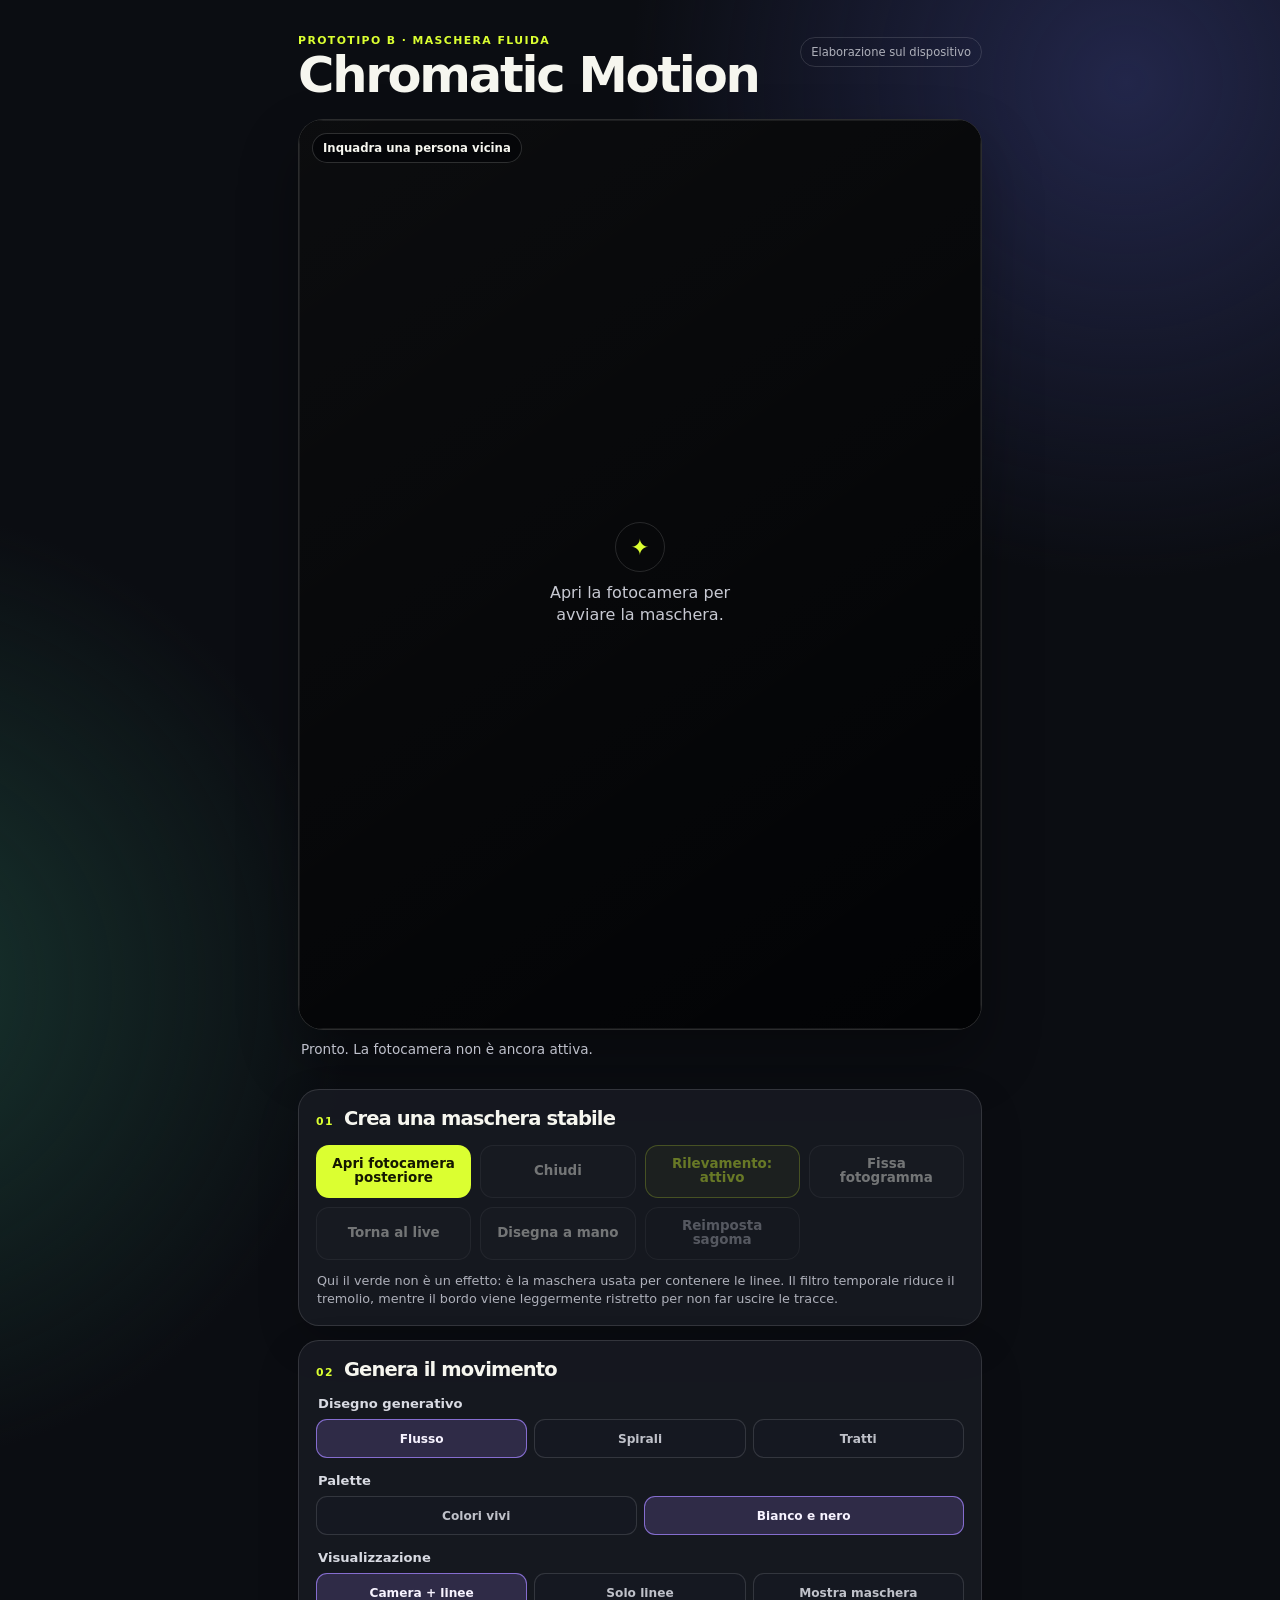
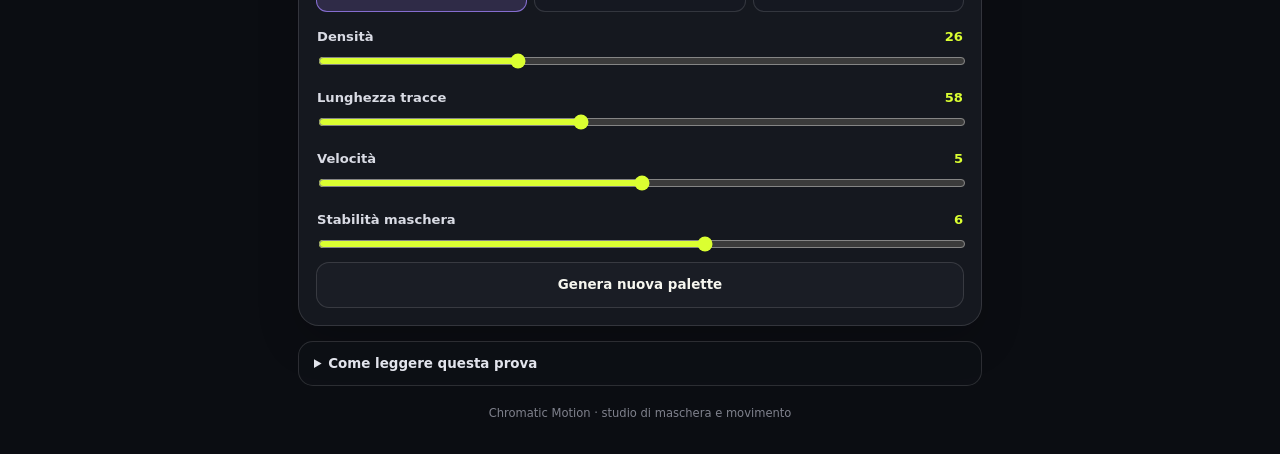
<file: prototipo-b/index.html>
<!doctype html>
<html lang="it">
  <head>
    <meta charset="utf-8" />
    <meta name="viewport" content="width=device-width, initial-scale=1, viewport-fit=cover" />
    <meta name="theme-color" content="#0b0d12" />
    <meta name="description" content="Chromatic Motion Prototipo B: maschera persone stabilizzata e linee generative." />
    <link rel="manifest" href="manifest.webmanifest" />
    <link rel="stylesheet" href="styles.css?v=prototipo-b-1" />
    <title>Chromatic Motion · Prototipo B</title>
  </head>
  <body>
    <div class="app-shell">
      <header class="topbar">
        <div>
          <p class="eyebrow">PROTOTIPO B · MASCHERA FLUIDA</p>
          <h1>Chromatic Motion</h1>
        </div>
        <span class="privacy-pill">Elaborazione sul dispositivo</span>
      </header>

      <main>
        <section class="camera-card" aria-label="Anteprima della fotocamera e linee animate">
          <div class="stage" id="stage">
            <video id="camera" autoplay muted playsinline aria-label="Anteprima fotocamera"></video>
            <canvas id="frozen-frame" aria-hidden="true"></canvas>
            <canvas id="overlay" aria-label="Linee animate ritagliate nella sagoma"></canvas>
            <div class="stage-empty" id="stage-empty">
              <span class="stage-empty-mark">✦</span>
              <p>Apri la fotocamera per avviare la maschera.</p>
            </div>
            <div class="stage-note" id="stage-note">Inquadra una persona vicina</div>
          </div>
        </section>

        <p class="status" id="status" role="status" aria-live="polite">Pronto. La fotocamera non è ancora attiva.</p>

        <section class="panel camera-panel" aria-labelledby="camera-title">
          <div class="section-heading">
            <p class="step">01</p>
            <h2 id="camera-title">Crea una maschera stabile</h2>
          </div>
          <div class="button-grid">
            <button class="button button-primary" id="start-camera" type="button">Apri fotocamera posteriore</button>
            <button class="button button-secondary" id="stop-camera" type="button" disabled>Chiudi</button>
            <button class="button button-accent" id="auto-mask" type="button" aria-pressed="true" disabled>Rilevamento: attivo</button>
            <button class="button button-secondary" id="freeze-frame" type="button" disabled>Fissa fotogramma</button>
            <button class="button button-secondary" id="live-frame" type="button" disabled>Torna al live</button>
            <button class="button button-secondary" id="draw-mask" type="button" disabled>Disegna a mano</button>
            <button class="button button-quiet" id="clear-mask" type="button" disabled>Reimposta sagoma</button>
          </div>
          <p class="help">Qui il verde non è un effetto: è la maschera usata per contenere le linee. Il filtro temporale riduce il tremolio, mentre il bordo viene leggermente ristretto per non far uscire le tracce.</p>
        </section>

        <section class="panel" aria-labelledby="effect-title">
          <div class="section-heading">
            <p class="step">02</p>
            <h2 id="effect-title">Genera il movimento</h2>
          </div>

          <fieldset>
            <legend>Disegno generativo</legend>
            <div class="segmented segmented-three" role="group" aria-label="Disegno generativo">
              <button class="segment is-selected" type="button" data-effect="flow" aria-pressed="true">Flusso</button>
              <button class="segment" type="button" data-effect="spiral" aria-pressed="false">Spirali</button>
              <button class="segment" type="button" data-effect="strokes" aria-pressed="false">Tratti</button>
            </div>
          </fieldset>

          <fieldset>
            <legend>Palette</legend>
            <div class="segmented" role="group" aria-label="Palette colori">
              <button class="segment" type="button" data-colors="color" aria-pressed="false">Colori vivi</button>
              <button class="segment is-selected" type="button" data-colors="mono" aria-pressed="true">Bianco e nero</button>
            </div>
          </fieldset>

          <fieldset>
            <legend>Visualizzazione</legend>
            <div class="segmented segmented-three" role="group" aria-label="Visualizzazione">
              <button class="segment is-selected" type="button" data-view="camera" aria-pressed="true">Camera + linee</button>
              <button class="segment" type="button" data-view="lines" aria-pressed="false">Solo linee</button>
              <button class="segment" type="button" data-view="mask" aria-pressed="false">Mostra maschera</button>
            </div>
          </fieldset>

          <div class="range-group">
            <label for="density">Densità <output id="density-value" for="density">26</output></label>
            <input id="density" type="range" min="6" max="72" value="26" />
          </div>
          <div class="range-group">
            <label for="trail">Lunghezza tracce <output id="trail-value" for="trail">58</output></label>
            <input id="trail" type="range" min="16" max="120" value="58" />
          </div>
          <div class="range-group">
            <label for="speed">Velocità <output id="speed-value" for="speed">5</output></label>
            <input id="speed" type="range" min="0" max="10" value="5" />
          </div>
          <div class="range-group">
            <label for="stability">Stabilità maschera <output id="stability-value" for="stability">6</output></label>
            <input id="stability" type="range" min="0" max="10" value="6" />
          </div>
          <button class="button button-secondary full-width" id="new-colors" type="button">Genera nuova palette</button>
        </section>

        <details class="info-panel">
          <summary>Come leggere questa prova</summary>
          <p>Prototipo B ricrea l'architettura dell'effetto: video, maschera persone, filtro temporale, linee mosse da un campo fluido e ritaglio finale. Non è un modello SAM, non riconosce oggetti generici e non misura la profondità. Con ombre nette, sfondi simili alla persona o movimenti molto rapidi la maschera può comunque sbagliare.</p>
        </details>
      </main>

      <footer>Chromatic Motion · studio di maschera e movimento</footer>
    </div>
    <script src="app.js?v=prototipo-b-3"></script>
  </body>
</html>
</file>
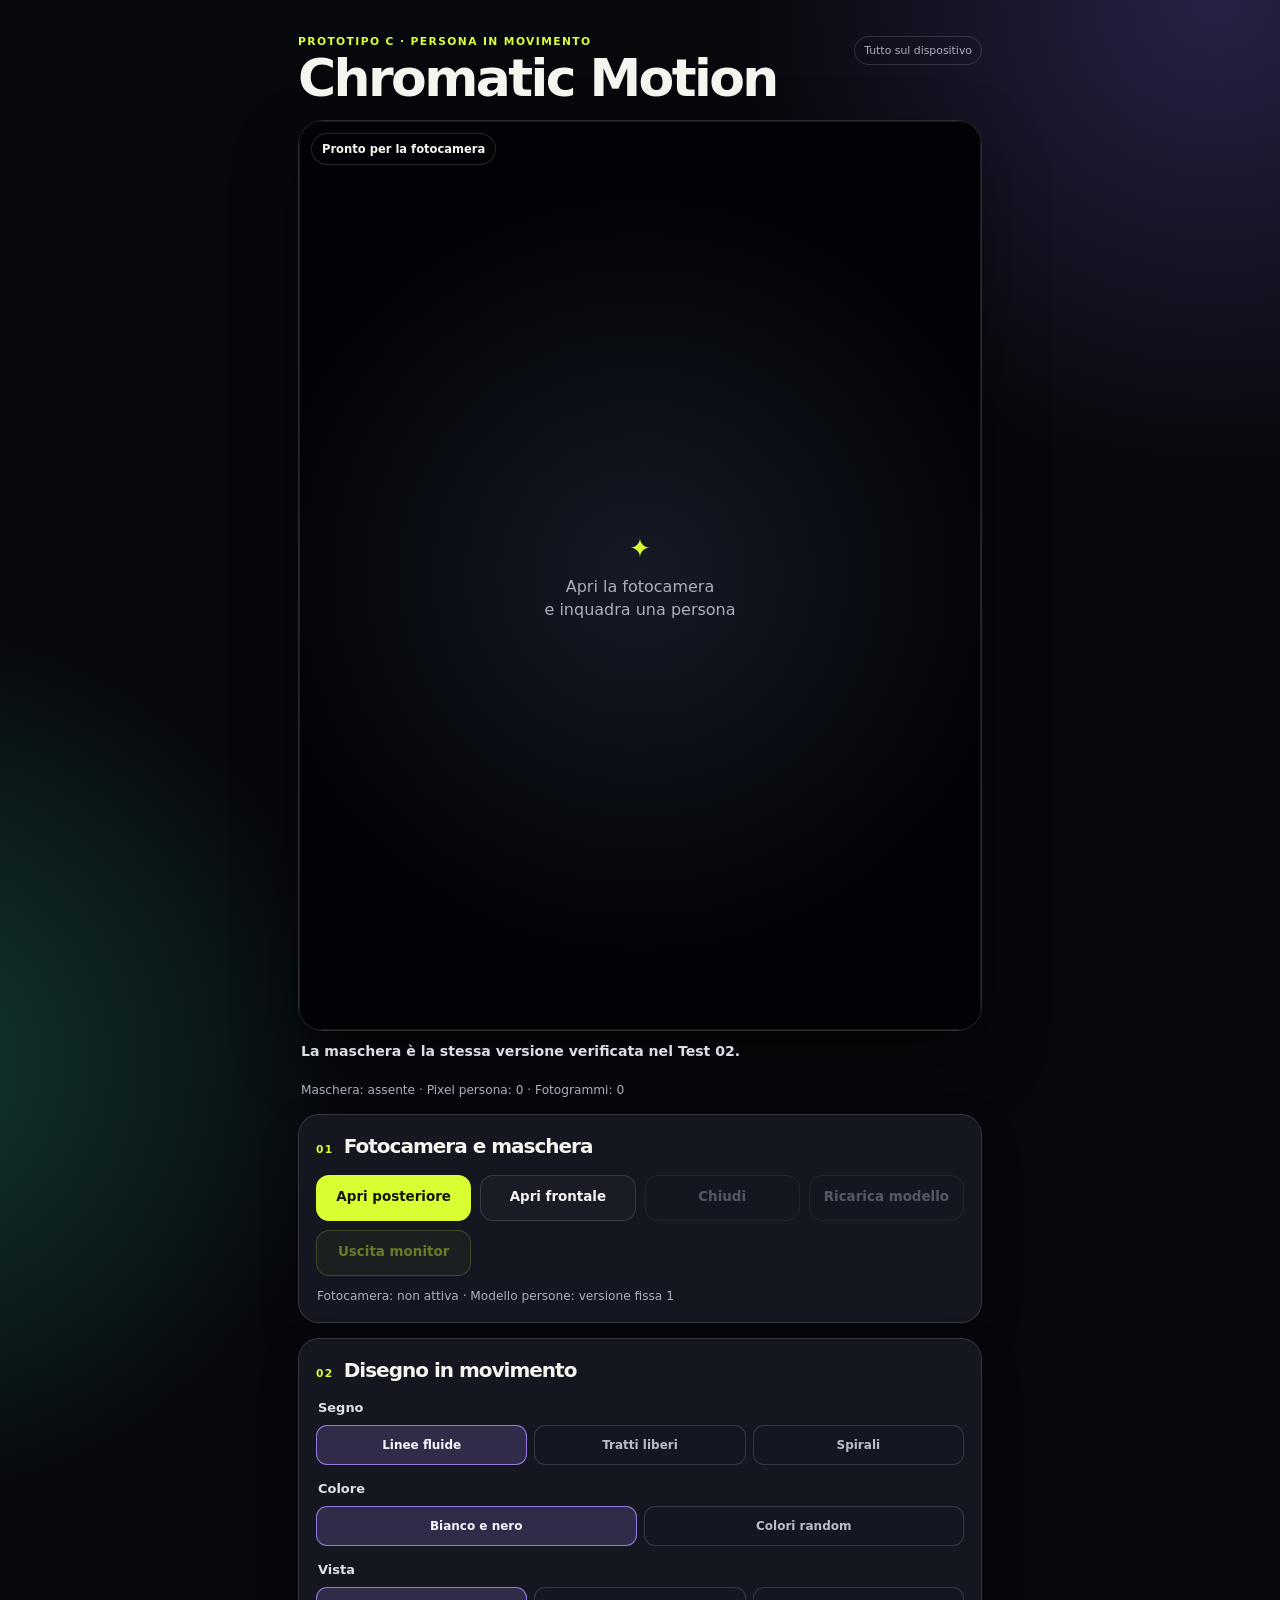
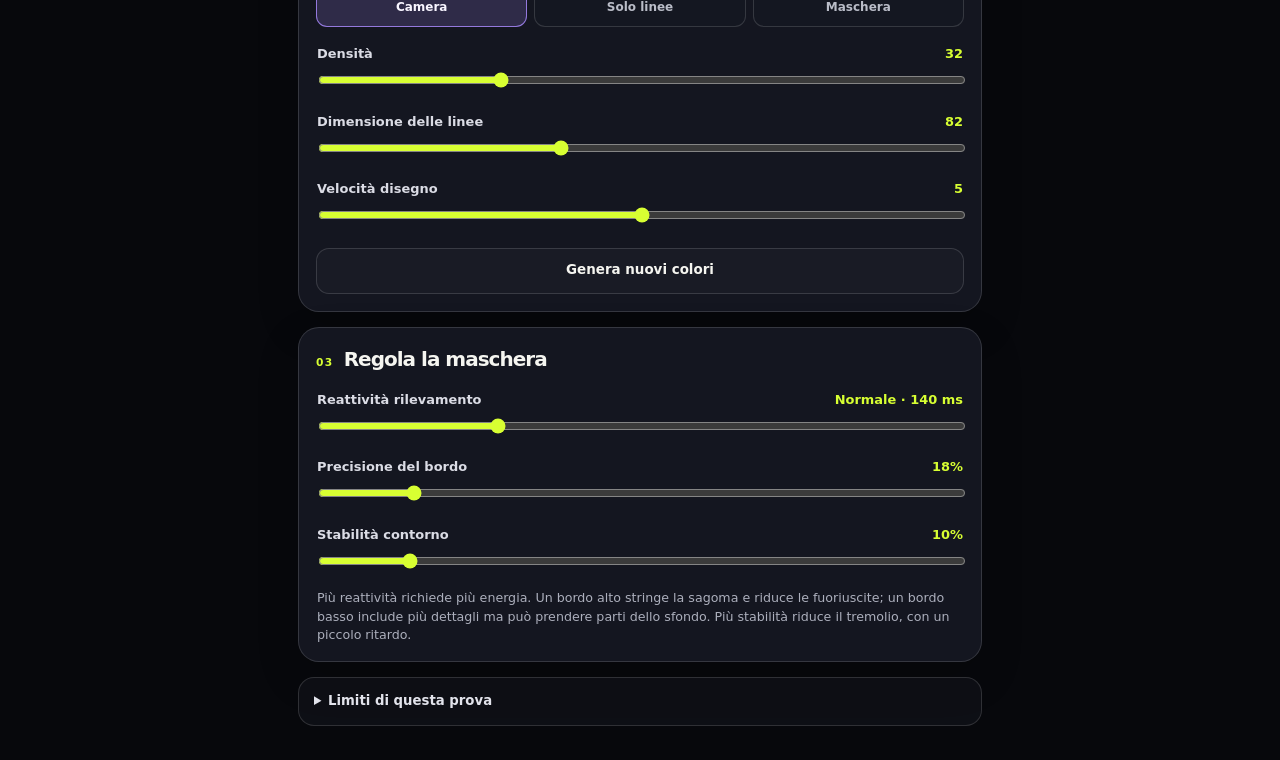
<file: prototipo-c/index.html>
<!doctype html>
<html lang="it">
  <head>
    <meta charset="utf-8" />
    <meta name="viewport" content="width=device-width, initial-scale=1, viewport-fit=cover" />
    <meta name="theme-color" content="#07080c" />
    <meta name="description" content="Chromatic Motion: linee generative in tempo reale dentro una maschera persone." />
    <link rel="manifest" href="manifest.webmanifest" />
    <link rel="stylesheet" href="styles.css?v=prototipo-c-1" />
    <title>Chromatic Motion · Prototipo C</title>
  </head>
  <body>
    <main class="app-shell">
      <header class="topbar">
        <div>
          <p class="eyebrow">PROTOTIPO C · PERSONA IN MOVIMENTO</p>
          <h1>Chromatic Motion</h1>
        </div>
        <span class="device-pill">Tutto sul dispositivo</span>
      </header>

      <section class="camera-card" aria-label="Fotocamera e disegno generativo">
        <div class="stage" id="stage">
          <video id="camera" autoplay muted playsinline aria-label="Anteprima fotocamera"></video>
          <canvas id="art" aria-label="Linee animate ritagliate nella persona"></canvas>
          <div class="empty" id="empty"><span>✦</span>Apri la fotocamera<br />e inquadra una persona</div>
          <p class="stage-note" id="stage-note">Pronto per la fotocamera</p>
          <button class="monitor-exit" id="monitor-exit" type="button" aria-label="Esci dalla modalità uscita monitor">Esci output</button>
        </div>
      </section>

      <p class="status" id="status" role="status" aria-live="polite">La maschera è la stessa versione verificata nel Test 02.</p>
      <p class="telemetry" id="telemetry">Maschera: assente · Fotogrammi: 0</p>

      <section class="panel camera-panel" aria-labelledby="camera-title">
        <div class="section-heading"><p>01</p><h2 id="camera-title">Fotocamera e maschera</h2></div>
        <div class="camera-actions">
          <button class="button primary" id="rear" type="button">Apri posteriore</button>
          <button class="button" id="front" type="button">Apri frontale</button>
          <button class="button quiet" id="stop" type="button" disabled>Chiudi</button>
          <button class="button quiet" id="reload" type="button" disabled>Ricarica modello</button>
          <button class="button monitor-button" id="monitor" type="button" disabled>Uscita monitor</button>
        </div>
        <p class="camera-detail" id="camera-detail">Fotocamera: non attiva · Modello persone: versione fissa 1</p>
      </section>

      <section class="panel" aria-labelledby="visual-title">
        <div class="section-heading"><p>02</p><h2 id="visual-title">Disegno in movimento</h2></div>

        <fieldset>
          <legend>Segno</legend>
          <div class="segmented three" role="group" aria-label="Tipo di segno">
            <button class="segment selected" type="button" data-effect="flow" aria-pressed="true">Linee fluide</button>
            <button class="segment" type="button" data-effect="gesture" aria-pressed="false">Tratti liberi</button>
            <button class="segment" type="button" data-effect="spiral" aria-pressed="false">Spirali</button>
          </div>
        </fieldset>

        <fieldset>
          <legend>Colore</legend>
          <div class="segmented" role="group" aria-label="Palette">
            <button class="segment selected" type="button" data-palette="mono" aria-pressed="true">Bianco e nero</button>
            <button class="segment" type="button" data-palette="color" aria-pressed="false">Colori random</button>
          </div>
        </fieldset>

        <fieldset>
          <legend>Vista</legend>
          <div class="segmented three" role="group" aria-label="Modalità vista">
            <button class="segment selected" type="button" data-view="camera" aria-pressed="true">Camera</button>
            <button class="segment" type="button" data-view="lines" aria-pressed="false">Solo linee</button>
            <button class="segment" type="button" data-view="mask" aria-pressed="false">Maschera</button>
          </div>
        </fieldset>

        <div class="range-group">
          <label for="density">Densità <output id="density-out" for="density">32</output></label>
          <input id="density" type="range" min="6" max="100" value="32" />
        </div>
        <div class="range-group">
          <label for="size">Dimensione delle linee <output id="size-out" for="size">82</output></label>
          <input id="size" type="range" min="24" max="180" value="82" />
        </div>
        <div class="range-group">
          <label for="speed">Velocità disegno <output id="speed-out" for="speed">5</output></label>
          <input id="speed" type="range" min="0" max="10" value="5" />
        </div>
        <button class="button full-width" id="new-palette" type="button">Genera nuovi colori</button>
      </section>

      <section class="panel" aria-labelledby="mask-title">
        <div class="section-heading"><p>03</p><h2 id="mask-title">Regola la maschera</h2></div>
        <div class="range-group">
          <label for="reactivity">Reattività rilevamento <output id="reactivity-out" for="reactivity">Normale · 140 ms</output></label>
          <input id="reactivity" type="range" min="80" max="300" step="10" value="140" />
        </div>
        <div class="range-group">
          <label for="edge">Precisione del bordo <output id="edge-out" for="edge">18%</output></label>
          <input id="edge" type="range" min="8" max="80" step="2" value="18" />
        </div>
        <div class="range-group">
          <label for="stability">Stabilità contorno <output id="stability-out" for="stability">10%</output></label>
          <input id="stability" type="range" min="0" max="75" step="5" value="10" />
        </div>
        <p class="hint">Più reattività richiede più energia. Un bordo alto stringe la sagoma e riduce le fuoriuscite; un bordo basso include più dettagli ma può prendere parti dello sfondo. Più stabilità riduce il tremolio, con un piccolo ritardo.</p>
      </section>

      <details class="notes">
        <summary>Limiti di questa prova</summary>
        <p>La maschera riconosce persone, non oggetti generici. Capelli, mani veloci, ombre nette e sfondi simili ai vestiti possono rendere il bordo imperfetto. Video, modello e grafica restano sul telefono: questa pagina non invia immagini a un server.</p>
      </details>
    </main>
    <script src="app.js?v=prototipo-c-1"></script>
  </body>
</html>
</file>
<file: styles.css>
:root {
  color-scheme: dark;
  --ink: #f7f3ec;
  --muted: #b9b4ad;
  --page: #101014;
  --surface: #1a1a20;
  --surface-2: #26262e;
  --line: rgba(247, 243, 236, 0.15);
  --accent: #e8ff4f;
  --accent-ink: #172000;
  --danger: #ff8e8e;
  font-family: Inter, ui-rounded, "SF Pro Rounded", "Avenir Next", system-ui, sans-serif;
}

* { box-sizing: border-box; }

html { background: var(--page); }

body {
  min-width: 320px;
  margin: 0;
  background: radial-gradient(circle at 90% 0%, #29242f 0, transparent 31rem), var(--page);
  color: var(--ink);
}

button, input { font: inherit; }

button { -webkit-tap-highlight-color: transparent; }

.app-shell {
  width: min(100%, 680px);
  min-height: 100svh;
  margin: 0 auto;
  padding: max(20px, env(safe-area-inset-top)) 16px max(30px, env(safe-area-inset-bottom));
}

.topbar {
  display: flex;
  align-items: flex-start;
  justify-content: space-between;
  gap: 12px;
  margin: 0 2px 20px;
}

.eyebrow, .step {
  margin: 0 0 5px;
  color: var(--accent);
  font-size: 0.67rem;
  font-weight: 800;
  letter-spacing: 0.13em;
}

h1, h2, p { margin-top: 0; }

h1 {
  margin-bottom: 0;
  font-size: clamp(1.6rem, 5vw, 2.15rem);
  line-height: 1;
  letter-spacing: -0.06em;
}

h2 {
  margin-bottom: 0;
  font-size: 1rem;
  letter-spacing: -0.02em;
}

.privacy-pill {
  flex: 0 0 auto;
  border: 1px solid var(--line);
  border-radius: 999px;
  padding: 7px 9px;
  color: var(--muted);
  font-size: 0.7rem;
}

.camera-card {
  overflow: hidden;
  border: 1px solid var(--line);
  border-radius: 24px;
  background: #050506;
  box-shadow: 0 16px 40px rgba(0, 0, 0, 0.22);
}

.stage {
  position: relative;
  width: 100%;
  height: min(56svh, 590px);
  min-height: 330px;
  overflow: hidden;
  background: linear-gradient(145deg, #191921, #08080a);
}

video, canvas {
  position: absolute;
  inset: 0;
  display: block;
  width: 100%;
  height: 100%;
}

video {
  object-fit: cover;
  background: #070708;
  transition: opacity 180ms ease;
}

#frozen-frame {
  display: none;
  z-index: 1;
}

#frozen-frame.is-visible { display: block; }

.stage.is-lines-only {
  background: #09090c;
}

.stage.is-lines-only video,
.stage.is-lines-only #frozen-frame {
  opacity: 0;
}

#overlay {
  z-index: 2;
  touch-action: none;
}

#overlay.is-drawing { cursor: crosshair; }

.stage-empty {
  position: absolute;
  z-index: 3;
  inset: 0;
  display: grid;
  align-content: center;
  justify-items: center;
  gap: 10px;
  padding: 30px;
  color: var(--muted);
  text-align: center;
  pointer-events: none;
}

.stage-empty.is-hidden { display: none; }

.stage-empty-mark {
  display: grid;
  width: 52px;
  height: 52px;
  place-items: center;
  border: 1px solid var(--line);
  border-radius: 50%;
  color: var(--accent);
  font-size: 1.5rem;
}

.stage-empty p { max-width: 14rem; margin: 0; font-size: 0.9rem; }

.stage-note {
  position: absolute;
  z-index: 4;
  top: 12px;
  left: 12px;
  border: 1px solid rgba(255, 255, 255, 0.2);
  border-radius: 999px;
  padding: 6px 9px;
  background: rgba(9, 9, 12, 0.54);
  color: #fff;
  font-size: 0.72rem;
  font-weight: 700;
  backdrop-filter: blur(8px);
  pointer-events: none;
}

.status {
  min-height: 2.7em;
  margin: 12px 4px 16px;
  color: var(--muted);
  font-size: 0.82rem;
  line-height: 1.35;
}

.panel, .info-panel {
  margin-top: 14px;
  border: 1px solid var(--line);
  border-radius: 20px;
  padding: 17px;
  background: color-mix(in srgb, var(--surface), transparent 7%);
}

.section-heading { display: flex; gap: 10px; align-items: baseline; margin-bottom: 15px; }
.step { margin: 0; }

.button-grid {
  display: grid;
  grid-template-columns: 1fr 1fr;
  gap: 9px;
}

.button {
  min-height: 45px;
  border: 1px solid transparent;
  border-radius: 13px;
  padding: 9px 12px;
  font-weight: 750;
  font-size: 0.81rem;
  line-height: 1.1;
  cursor: pointer;
  transition: transform 140ms ease, background 140ms ease, border-color 140ms ease, opacity 140ms ease;
}

.button:active:not(:disabled), .segment:active { transform: scale(0.98); }
.button:focus-visible, .segment:focus-visible, input:focus-visible, summary:focus-visible { outline: 3px solid var(--accent); outline-offset: 3px; }
.button:disabled { cursor: not-allowed; opacity: 0.4; }

.button-primary { grid-column: span 2; background: var(--accent); color: var(--accent-ink); }
.button-secondary { border-color: var(--line); background: var(--surface-2); color: var(--ink); }
.button-accent { border-color: var(--accent); background: #202516; color: var(--accent); }
.button-quiet { border-color: transparent; background: transparent; color: var(--muted); }
.full-width { width: 100%; margin-top: 15px; }

.help { margin: 12px 0 0; color: var(--muted); font-size: 0.78rem; line-height: 1.45; }

fieldset { min-width: 0; margin: 0 0 14px; padding: 0; border: 0; }
legend { margin-bottom: 8px; color: var(--muted); font-size: 0.78rem; font-weight: 650; }

.segmented { display: grid; grid-template-columns: 1fr 1fr; overflow: hidden; border: 1px solid var(--line); border-radius: 12px; background: #111116; }

.segment { min-height: 42px; border: 0; border-right: 1px solid var(--line); background: transparent; color: var(--muted); font-size: 0.8rem; font-weight: 700; cursor: pointer; }
.segment:last-child { border-right: 0; }
.segment.is-selected { background: var(--surface-2); color: var(--ink); }
.segmented-three { grid-template-columns: repeat(3, 1fr); }
.segmented-three .segment { padding: 0 4px; font-size: 0.72rem; }

.range-group { margin-top: 16px; }
.range-group label { display: flex; justify-content: space-between; margin-bottom: 8px; color: var(--muted); font-size: 0.8rem; }
output { color: var(--ink); font-variant-numeric: tabular-nums; }
input[type="range"] { width: 100%; accent-color: var(--accent); cursor: pointer; }

.info-panel { color: var(--muted); font-size: 0.82rem; line-height: 1.5; }
.info-panel summary { color: var(--ink); font-weight: 700; cursor: pointer; }
.info-panel p { margin: 12px 0 0; }

footer { margin: 22px 0 2px; color: #77737d; text-align: center; font-size: 0.72rem; }

@media (min-width: 520px) {
  .app-shell { padding-right: 24px; padding-left: 24px; }
  .button-grid { grid-template-columns: repeat(3, 1fr); }
  .button-primary { grid-column: span 2; }
}

@media (prefers-reduced-motion: reduce) {
  *, *::before, *::after { scroll-behavior: auto !important; transition-duration: 0.01ms !important; animation-duration: 0.01ms !important; }
}
</file>
<file: diagnostica-maschera/styles.css>
:root { color-scheme: dark; --ink: #f4f8f0; --muted: #a9b1aa; --green: #57ff90; --panel: #101612; --line: rgba(255,255,255,.15); }
* { box-sizing: border-box; }
body { margin: 0; min-width: 320px; background: #060908; color: var(--ink); font: 16px/1.4 system-ui, -apple-system, BlinkMacSystemFont, "Segoe UI", sans-serif; }
.app { width: min(100%, 640px); min-height: 100vh; margin: auto; padding: max(18px, env(safe-area-inset-top)) 18px max(28px, env(safe-area-inset-bottom)); }
.eyebrow { margin: 0 0 4px; color: var(--green); font-size: .72rem; font-weight: 800; letter-spacing: .12em; }
h1 { margin: 0; font-size: clamp(2rem, 9vw, 3.2rem); letter-spacing: -.055em; line-height: .95; }
.intro { margin: 12px 0 18px; color: var(--muted); }
.camera-card { overflow: hidden; border: 1px solid var(--line); border-radius: 24px; background: #000; box-shadow: 0 20px 55px rgba(0,0,0,.42); }
.stage { position: relative; aspect-ratio: 3/4; min-height: 360px; overflow: hidden; background: #000; }
video, canvas { position: absolute; inset: 0; width: 100%; height: 100%; object-fit: cover; }
video { z-index: 0; }
canvas { z-index: 1; pointer-events: none; }
.empty { position: absolute; inset: 0; z-index: 2; display: grid; place-items: center; padding: 30px; color: var(--muted); text-align: center; background: radial-gradient(circle, #141d17, #000 72%); }
.empty.hidden { display: none; }
.badge { position: absolute; z-index: 3; top: 12px; left: 12px; margin: 0; padding: 7px 10px; border: 1px solid var(--line); border-radius: 999px; background: rgba(0,0,0,.68); font-size: .72rem; font-weight: 800; }
.badge.ok { border-color: rgba(87,255,144,.6); color: var(--green); }
.status { min-height: 2.8em; margin: 13px 2px 5px; font-weight: 700; }
.metrics { margin: 0 2px 16px; color: var(--muted); font-size: .82rem; }
.actions { display: grid; grid-template-columns: 1fr 1fr; gap: 9px; }
button { min-height: 48px; padding: 10px; border: 1px solid var(--line); border-radius: 13px; background: var(--panel); color: var(--ink); font: inherit; font-size: .85rem; font-weight: 750; }
button.primary { grid-column: 1/-1; border-color: transparent; background: var(--green); color: #071109; }
button:disabled { opacity: .45; }
aside { display: grid; gap: 5px; margin-top: 16px; padding: 14px; border: 1px solid var(--line); border-radius: 16px; color: var(--muted); font-size: .84rem; }
aside strong { color: var(--ink); }
</file>
<file: oggetti/styles.css>
:root {
  color-scheme: dark;
  --ink: #f7f3ec;
  --muted: #b9b4ad;
  --page: #101014;
  --surface: #1a1a20;
  --surface-2: #26262e;
  --line: rgba(247, 243, 236, 0.15);
  --accent: #e8ff4f;
  --accent-ink: #172000;
  --danger: #ff8e8e;
  font-family: Inter, ui-rounded, "SF Pro Rounded", "Avenir Next", system-ui, sans-serif;
}

* { box-sizing: border-box; }

html { background: var(--page); }

body {
  min-width: 320px;
  margin: 0;
  background: radial-gradient(circle at 90% 0%, #29242f 0, transparent 31rem), var(--page);
  color: var(--ink);
}

button, input { font: inherit; }

button { -webkit-tap-highlight-color: transparent; }

.app-shell {
  width: min(100%, 680px);
  min-height: 100svh;
  margin: 0 auto;
  padding: max(20px, env(safe-area-inset-top)) 16px max(30px, env(safe-area-inset-bottom));
}

.topbar {
  display: flex;
  align-items: flex-start;
  justify-content: space-between;
  gap: 12px;
  margin: 0 2px 20px;
}

.eyebrow, .step {
  margin: 0 0 5px;
  color: var(--accent);
  font-size: 0.67rem;
  font-weight: 800;
  letter-spacing: 0.13em;
}

h1, h2, p { margin-top: 0; }

h1 {
  margin-bottom: 0;
  font-size: clamp(1.6rem, 5vw, 2.15rem);
  line-height: 1;
  letter-spacing: -0.06em;
}

h2 {
  margin-bottom: 0;
  font-size: 1rem;
  letter-spacing: -0.02em;
}

.privacy-pill {
  flex: 0 0 auto;
  border: 1px solid var(--line);
  border-radius: 999px;
  padding: 7px 9px;
  color: var(--muted);
  font-size: 0.7rem;
}

.camera-card {
  overflow: hidden;
  border: 1px solid var(--line);
  border-radius: 24px;
  background: #050506;
  box-shadow: 0 16px 40px rgba(0, 0, 0, 0.22);
}

.stage {
  position: relative;
  width: 100%;
  height: min(56svh, 590px);
  min-height: 330px;
  overflow: hidden;
  background: linear-gradient(145deg, #191921, #08080a);
}

video, canvas {
  position: absolute;
  inset: 0;
  display: block;
  width: 100%;
  height: 100%;
}

video {
  object-fit: cover;
  background: #070708;
  transition: opacity 180ms ease;
}

#frozen-frame {
  display: none;
  z-index: 1;
}

#frozen-frame.is-visible { display: block; }

.stage.is-lines-only {
  background: #09090c;
}

.stage.is-lines-only video,
.stage.is-lines-only #frozen-frame {
  opacity: 0;
}

#overlay {
  z-index: 2;
  touch-action: none;
}

#overlay.is-drawing { cursor: crosshair; }

.stage-empty {
  position: absolute;
  z-index: 3;
  inset: 0;
  display: grid;
  align-content: center;
  justify-items: center;
  gap: 10px;
  padding: 30px;
  color: var(--muted);
  text-align: center;
  pointer-events: none;
}

.stage-empty.is-hidden { display: none; }

.stage-empty-mark {
  display: grid;
  width: 52px;
  height: 52px;
  place-items: center;
  border: 1px solid var(--line);
  border-radius: 50%;
  color: var(--accent);
  font-size: 1.5rem;
}

.stage-empty p { max-width: 14rem; margin: 0; font-size: 0.9rem; }

.stage-note {
  position: absolute;
  z-index: 4;
  top: 12px;
  left: 12px;
  border: 1px solid rgba(255, 255, 255, 0.2);
  border-radius: 999px;
  padding: 6px 9px;
  background: rgba(9, 9, 12, 0.54);
  color: #fff;
  font-size: 0.72rem;
  font-weight: 700;
  backdrop-filter: blur(8px);
  pointer-events: none;
}

.status {
  min-height: 2.7em;
  margin: 12px 4px 16px;
  color: var(--muted);
  font-size: 0.82rem;
  line-height: 1.35;
}

.panel, .info-panel {
  margin-top: 14px;
  border: 1px solid var(--line);
  border-radius: 20px;
  padding: 17px;
  background: color-mix(in srgb, var(--surface), transparent 7%);
}

.section-heading { display: flex; gap: 10px; align-items: baseline; margin-bottom: 15px; }
.step { margin: 0; }

.button-grid {
  display: grid;
  grid-template-columns: 1fr 1fr;
  gap: 9px;
}

.button {
  min-height: 45px;
  border: 1px solid transparent;
  border-radius: 13px;
  padding: 9px 12px;
  font-weight: 750;
  font-size: 0.81rem;
  line-height: 1.1;
  cursor: pointer;
  transition: transform 140ms ease, background 140ms ease, border-color 140ms ease, opacity 140ms ease;
}

.button:active:not(:disabled), .segment:active { transform: scale(0.98); }
.button:focus-visible, .segment:focus-visible, input:focus-visible, summary:focus-visible { outline: 3px solid var(--accent); outline-offset: 3px; }
.button:disabled { cursor: not-allowed; opacity: 0.4; }

.button-primary { grid-column: span 2; background: var(--accent); color: var(--accent-ink); }
.button-secondary { border-color: var(--line); background: var(--surface-2); color: var(--ink); }
.button-accent { border-color: var(--accent); background: #202516; color: var(--accent); }
.button-quiet { border-color: transparent; background: transparent; color: var(--muted); }
.full-width { width: 100%; margin-top: 15px; }

.help { margin: 12px 0 0; color: var(--muted); font-size: 0.78rem; line-height: 1.45; }

fieldset { min-width: 0; margin: 0 0 14px; padding: 0; border: 0; }
legend { margin-bottom: 8px; color: var(--muted); font-size: 0.78rem; font-weight: 650; }

.segmented { display: grid; grid-template-columns: 1fr 1fr; overflow: hidden; border: 1px solid var(--line); border-radius: 12px; background: #111116; }

.segment { min-height: 42px; border: 0; border-right: 1px solid var(--line); background: transparent; color: var(--muted); font-size: 0.8rem; font-weight: 700; cursor: pointer; }
.segment:last-child { border-right: 0; }
.segment.is-selected { background: var(--surface-2); color: var(--ink); }
.segmented-three { grid-template-columns: repeat(3, 1fr); }
.segmented-three .segment { padding: 0 4px; font-size: 0.72rem; }

.range-group { margin-top: 16px; }
.range-group label { display: flex; justify-content: space-between; margin-bottom: 8px; color: var(--muted); font-size: 0.8rem; }
output { color: var(--ink); font-variant-numeric: tabular-nums; }
input[type="range"] { width: 100%; accent-color: var(--accent); cursor: pointer; }

.info-panel { color: var(--muted); font-size: 0.82rem; line-height: 1.5; }
.info-panel summary { color: var(--ink); font-weight: 700; cursor: pointer; }
.info-panel p { margin: 12px 0 0; }

footer { margin: 22px 0 2px; color: #77737d; text-align: center; font-size: 0.72rem; }

@media (min-width: 520px) {
  .app-shell { padding-right: 24px; padding-left: 24px; }
  .button-grid { grid-template-columns: repeat(3, 1fr); }
  .button-primary { grid-column: span 2; }
}

@media (prefers-reduced-motion: reduce) {
  *, *::before, *::after { scroll-behavior: auto !important; transition-duration: 0.01ms !important; animation-duration: 0.01ms !important; }
}
</file>
<file: persone-stabile/styles.css>
:root {
  color-scheme: dark;
  --ink: #f7f3ec;
  --muted: #b9b4ad;
  --page: #101014;
  --surface: #1a1a20;
  --surface-2: #26262e;
  --line: rgba(247, 243, 236, 0.15);
  --accent: #e8ff4f;
  --accent-ink: #172000;
  --danger: #ff8e8e;
  font-family: Inter, ui-rounded, "SF Pro Rounded", "Avenir Next", system-ui, sans-serif;
}

* { box-sizing: border-box; }

html { background: var(--page); }

body {
  min-width: 320px;
  margin: 0;
  background: radial-gradient(circle at 90% 0%, #29242f 0, transparent 31rem), var(--page);
  color: var(--ink);
}

button, input { font: inherit; }

button { -webkit-tap-highlight-color: transparent; }

.app-shell {
  width: min(100%, 680px);
  min-height: 100svh;
  margin: 0 auto;
  padding: max(20px, env(safe-area-inset-top)) 16px max(30px, env(safe-area-inset-bottom));
}

.topbar {
  display: flex;
  align-items: flex-start;
  justify-content: space-between;
  gap: 12px;
  margin: 0 2px 20px;
}

.eyebrow, .step {
  margin: 0 0 5px;
  color: var(--accent);
  font-size: 0.67rem;
  font-weight: 800;
  letter-spacing: 0.13em;
}

h1, h2, p { margin-top: 0; }

h1 {
  margin-bottom: 0;
  font-size: clamp(1.6rem, 5vw, 2.15rem);
  line-height: 1;
  letter-spacing: -0.06em;
}

h2 {
  margin-bottom: 0;
  font-size: 1rem;
  letter-spacing: -0.02em;
}

.privacy-pill {
  flex: 0 0 auto;
  border: 1px solid var(--line);
  border-radius: 999px;
  padding: 7px 9px;
  color: var(--muted);
  font-size: 0.7rem;
}

.camera-card {
  overflow: hidden;
  border: 1px solid var(--line);
  border-radius: 24px;
  background: #050506;
  box-shadow: 0 16px 40px rgba(0, 0, 0, 0.22);
}

.stage {
  position: relative;
  width: 100%;
  height: min(56svh, 590px);
  min-height: 330px;
  overflow: hidden;
  background: linear-gradient(145deg, #191921, #08080a);
}

video, canvas {
  position: absolute;
  inset: 0;
  display: block;
  width: 100%;
  height: 100%;
}

video {
  object-fit: cover;
  background: #070708;
  transition: opacity 180ms ease;
}

#frozen-frame {
  display: none;
  z-index: 1;
}

#frozen-frame.is-visible { display: block; }

.stage.is-lines-only {
  background: #09090c;
}

.stage.is-lines-only video,
.stage.is-lines-only #frozen-frame {
  opacity: 0;
}

#overlay {
  z-index: 2;
  touch-action: none;
}

#overlay.is-drawing { cursor: crosshair; }

.stage-empty {
  position: absolute;
  z-index: 3;
  inset: 0;
  display: grid;
  align-content: center;
  justify-items: center;
  gap: 10px;
  padding: 30px;
  color: var(--muted);
  text-align: center;
  pointer-events: none;
}

.stage-empty.is-hidden { display: none; }

.stage-empty-mark {
  display: grid;
  width: 52px;
  height: 52px;
  place-items: center;
  border: 1px solid var(--line);
  border-radius: 50%;
  color: var(--accent);
  font-size: 1.5rem;
}

.stage-empty p { max-width: 14rem; margin: 0; font-size: 0.9rem; }

.stage-note {
  position: absolute;
  z-index: 4;
  top: 12px;
  left: 12px;
  border: 1px solid rgba(255, 255, 255, 0.2);
  border-radius: 999px;
  padding: 6px 9px;
  background: rgba(9, 9, 12, 0.54);
  color: #fff;
  font-size: 0.72rem;
  font-weight: 700;
  backdrop-filter: blur(8px);
  pointer-events: none;
}

.status {
  min-height: 2.7em;
  margin: 12px 4px 16px;
  color: var(--muted);
  font-size: 0.82rem;
  line-height: 1.35;
}

.panel, .info-panel {
  margin-top: 14px;
  border: 1px solid var(--line);
  border-radius: 20px;
  padding: 17px;
  background: color-mix(in srgb, var(--surface), transparent 7%);
}

.section-heading { display: flex; gap: 10px; align-items: baseline; margin-bottom: 15px; }
.step { margin: 0; }

.button-grid {
  display: grid;
  grid-template-columns: 1fr 1fr;
  gap: 9px;
}

.button {
  min-height: 45px;
  border: 1px solid transparent;
  border-radius: 13px;
  padding: 9px 12px;
  font-weight: 750;
  font-size: 0.81rem;
  line-height: 1.1;
  cursor: pointer;
  transition: transform 140ms ease, background 140ms ease, border-color 140ms ease, opacity 140ms ease;
}

.button:active:not(:disabled), .segment:active { transform: scale(0.98); }
.button:focus-visible, .segment:focus-visible, input:focus-visible, summary:focus-visible { outline: 3px solid var(--accent); outline-offset: 3px; }
.button:disabled { cursor: not-allowed; opacity: 0.4; }

.button-primary { grid-column: span 2; background: var(--accent); color: var(--accent-ink); }
.button-secondary { border-color: var(--line); background: var(--surface-2); color: var(--ink); }
.button-accent { border-color: var(--accent); background: #202516; color: var(--accent); }
.button-quiet { border-color: transparent; background: transparent; color: var(--muted); }
.full-width { width: 100%; margin-top: 15px; }

.help { margin: 12px 0 0; color: var(--muted); font-size: 0.78rem; line-height: 1.45; }

fieldset { min-width: 0; margin: 0 0 14px; padding: 0; border: 0; }
legend { margin-bottom: 8px; color: var(--muted); font-size: 0.78rem; font-weight: 650; }

.segmented { display: grid; grid-template-columns: 1fr 1fr; overflow: hidden; border: 1px solid var(--line); border-radius: 12px; background: #111116; }

.segment { min-height: 42px; border: 0; border-right: 1px solid var(--line); background: transparent; color: var(--muted); font-size: 0.8rem; font-weight: 700; cursor: pointer; }
.segment:last-child { border-right: 0; }
.segment.is-selected { background: var(--surface-2); color: var(--ink); }
.segmented-three { grid-template-columns: repeat(3, 1fr); }
.segmented-three .segment { padding: 0 4px; font-size: 0.72rem; }

.range-group { margin-top: 16px; }
.range-group label { display: flex; justify-content: space-between; margin-bottom: 8px; color: var(--muted); font-size: 0.8rem; }
output { color: var(--ink); font-variant-numeric: tabular-nums; }
input[type="range"] { width: 100%; accent-color: var(--accent); cursor: pointer; }

.info-panel { color: var(--muted); font-size: 0.82rem; line-height: 1.5; }
.info-panel summary { color: var(--ink); font-weight: 700; cursor: pointer; }
.info-panel p { margin: 12px 0 0; }

footer { margin: 22px 0 2px; color: #77737d; text-align: center; font-size: 0.72rem; }

@media (min-width: 520px) {
  .app-shell { padding-right: 24px; padding-left: 24px; }
  .button-grid { grid-template-columns: repeat(3, 1fr); }
  .button-primary { grid-column: span 2; }
}

@media (prefers-reduced-motion: reduce) {
  *, *::before, *::after { scroll-behavior: auto !important; transition-duration: 0.01ms !important; animation-duration: 0.01ms !important; }
}
</file>
<file: persone/styles.css>
:root {
  color-scheme: dark;
  --ink: #f7f3ec;
  --muted: #b9b4ad;
  --page: #101014;
  --surface: #1a1a20;
  --surface-2: #26262e;
  --line: rgba(247, 243, 236, 0.15);
  --accent: #e8ff4f;
  --accent-ink: #172000;
  --danger: #ff8e8e;
  font-family: Inter, ui-rounded, "SF Pro Rounded", "Avenir Next", system-ui, sans-serif;
}

* { box-sizing: border-box; }

html { background: var(--page); }

body {
  min-width: 320px;
  margin: 0;
  background: radial-gradient(circle at 90% 0%, #29242f 0, transparent 31rem), var(--page);
  color: var(--ink);
}

button, input { font: inherit; }

[hidden] { display: none !important; }

button { -webkit-tap-highlight-color: transparent; }

.app-shell {
  width: min(100%, 680px);
  min-height: 100svh;
  margin: 0 auto;
  padding: max(20px, env(safe-area-inset-top)) 16px max(30px, env(safe-area-inset-bottom));
}

.topbar {
  display: flex;
  align-items: flex-start;
  justify-content: space-between;
  gap: 12px;
  margin: 0 2px 20px;
}

.eyebrow, .step {
  margin: 0 0 5px;
  color: var(--accent);
  font-size: 0.67rem;
  font-weight: 800;
  letter-spacing: 0.13em;
}

h1, h2, p { margin-top: 0; }

h1 {
  margin-bottom: 0;
  font-size: clamp(1.6rem, 5vw, 2.15rem);
  line-height: 1;
  letter-spacing: -0.06em;
}

h2 {
  margin-bottom: 0;
  font-size: 1rem;
  letter-spacing: -0.02em;
}

.privacy-pill {
  flex: 0 0 auto;
  border: 1px solid var(--line);
  border-radius: 999px;
  padding: 7px 9px;
  color: var(--muted);
  font-size: 0.7rem;
}

.camera-card {
  overflow: hidden;
  border: 1px solid var(--line);
  border-radius: 24px;
  background: #050506;
  box-shadow: 0 16px 40px rgba(0, 0, 0, 0.22);
}

.stage {
  position: relative;
  width: 100%;
  height: min(56svh, 590px);
  min-height: 330px;
  overflow: hidden;
  background: linear-gradient(145deg, #191921, #08080a);
}

video, canvas {
  position: absolute;
  inset: 0;
  display: block;
  width: 100%;
  height: 100%;
}

video {
  object-fit: cover;
  background: #070708;
  transition: opacity 180ms ease;
}

#frozen-frame {
  display: none;
  z-index: 1;
}

#frozen-frame.is-visible { display: block; }

.stage.is-lines-only {
  background: #09090c;
}

.stage.is-lines-only video,
.stage.is-lines-only #frozen-frame {
  opacity: 0;
}

#overlay {
  z-index: 2;
  touch-action: none;
}

#overlay.is-drawing { cursor: crosshair; }

.stage-empty {
  position: absolute;
  z-index: 3;
  inset: 0;
  display: grid;
  align-content: center;
  justify-items: center;
  gap: 10px;
  padding: 30px;
  color: var(--muted);
  text-align: center;
  pointer-events: none;
}

.stage-empty.is-hidden { display: none; }

.stage-empty-mark {
  display: grid;
  width: 52px;
  height: 52px;
  place-items: center;
  border: 1px solid var(--line);
  border-radius: 50%;
  color: var(--accent);
  font-size: 1.5rem;
}

.stage-empty p { max-width: 14rem; margin: 0; font-size: 0.9rem; }

.stage-note {
  position: absolute;
  z-index: 4;
  top: 12px;
  left: 12px;
  border: 1px solid rgba(255, 255, 255, 0.2);
  border-radius: 999px;
  padding: 6px 9px;
  background: rgba(9, 9, 12, 0.54);
  color: #fff;
  font-size: 0.72rem;
  font-weight: 700;
  backdrop-filter: blur(8px);
  pointer-events: none;
}

.status {
  min-height: 2.7em;
  margin: 12px 4px 16px;
  color: var(--muted);
  font-size: 0.82rem;
  line-height: 1.35;
}

.panel, .info-panel {
  margin-top: 14px;
  border: 1px solid var(--line);
  border-radius: 20px;
  padding: 17px;
  background: color-mix(in srgb, var(--surface), transparent 7%);
}

.section-heading { display: flex; gap: 10px; align-items: baseline; margin-bottom: 15px; }
.step { margin: 0; }

.button-grid {
  display: grid;
  grid-template-columns: 1fr 1fr;
  gap: 9px;
}

.button {
  min-height: 45px;
  border: 1px solid transparent;
  border-radius: 13px;
  padding: 9px 12px;
  font-weight: 750;
  font-size: 0.81rem;
  line-height: 1.1;
  cursor: pointer;
  transition: transform 140ms ease, background 140ms ease, border-color 140ms ease, opacity 140ms ease;
}

.button:active:not(:disabled), .segment:active { transform: scale(0.98); }
.button:focus-visible, .segment:focus-visible, input:focus-visible, summary:focus-visible { outline: 3px solid var(--accent); outline-offset: 3px; }
.button:disabled { cursor: not-allowed; opacity: 0.4; }

.button-primary { grid-column: span 2; background: var(--accent); color: var(--accent-ink); }
.button-secondary { border-color: var(--line); background: var(--surface-2); color: var(--ink); }
.button-accent { border-color: var(--accent); background: #202516; color: var(--accent); }
.button-record { border-color: rgba(255, 142, 142, 0.75); background: #321e25; color: #ffb5b5; }
.button-quiet { border-color: transparent; background: transparent; color: var(--muted); }
.full-width { width: 100%; margin-top: 15px; }

.help { margin: 12px 0 0; color: var(--muted); font-size: 0.78rem; line-height: 1.45; }
.recording-info { margin: 12px 0 0; color: #ffb5b5; font-size: 0.8rem; font-weight: 750; }
.recording-preview { width: 100%; max-height: 330px; margin-top: 14px; border: 1px solid var(--line); border-radius: 13px; background: #050506; }
.recording-actions { display: grid; grid-template-columns: 1fr 1fr; gap: 9px; margin-top: 10px; }
.recording-actions .button { display: grid; place-items: center; text-align: center; text-decoration: none; }

fieldset { min-width: 0; margin: 0 0 14px; padding: 0; border: 0; }
legend { margin-bottom: 8px; color: var(--muted); font-size: 0.78rem; font-weight: 650; }

.segmented { display: grid; grid-template-columns: 1fr 1fr; overflow: hidden; border: 1px solid var(--line); border-radius: 12px; background: #111116; }

.segment { min-height: 42px; border: 0; border-right: 1px solid var(--line); background: transparent; color: var(--muted); font-size: 0.8rem; font-weight: 700; cursor: pointer; }
.segment:last-child { border-right: 0; }
.segment.is-selected { background: var(--surface-2); color: var(--ink); }
.segmented-three { grid-template-columns: repeat(3, 1fr); }
.segmented-three .segment { padding: 0 4px; font-size: 0.72rem; }

.range-group { margin-top: 16px; }
.range-group label { display: flex; justify-content: space-between; margin-bottom: 8px; color: var(--muted); font-size: 0.8rem; }
output { color: var(--ink); font-variant-numeric: tabular-nums; }
input[type="range"] { width: 100%; accent-color: var(--accent); cursor: pointer; }

.info-panel { color: var(--muted); font-size: 0.82rem; line-height: 1.5; }
.info-panel summary { color: var(--ink); font-weight: 700; cursor: pointer; }
.info-panel p { margin: 12px 0 0; }

footer { margin: 22px 0 2px; color: #77737d; text-align: center; font-size: 0.72rem; }

@media (min-width: 520px) {
  .app-shell { padding-right: 24px; padding-left: 24px; }
  .button-grid { grid-template-columns: repeat(3, 1fr); }
  .button-primary { grid-column: span 2; }
}

@media (prefers-reduced-motion: reduce) {
  *, *::before, *::after { scroll-behavior: auto !important; transition-duration: 0.01ms !important; animation-duration: 0.01ms !important; }
}
</file>
<file: prototipo-a/styles.css>
:root {
  color-scheme: dark;
  --ink: #f7f3ec;
  --muted: #b9b4ad;
  --page: #101014;
  --surface: #1a1a20;
  --surface-2: #26262e;
  --line: rgba(247, 243, 236, 0.15);
  --accent: #e8ff4f;
  --accent-ink: #172000;
  --danger: #ff8e8e;
  font-family: Inter, ui-rounded, "SF Pro Rounded", "Avenir Next", system-ui, sans-serif;
}

* { box-sizing: border-box; }

html { background: var(--page); }

body {
  min-width: 320px;
  margin: 0;
  background: radial-gradient(circle at 90% 0%, #29242f 0, transparent 31rem), var(--page);
  color: var(--ink);
}

button, input { font: inherit; }

button { -webkit-tap-highlight-color: transparent; }

.app-shell {
  width: min(100%, 680px);
  min-height: 100svh;
  margin: 0 auto;
  padding: max(20px, env(safe-area-inset-top)) 16px max(30px, env(safe-area-inset-bottom));
}

.topbar {
  display: flex;
  align-items: flex-start;
  justify-content: space-between;
  gap: 12px;
  margin: 0 2px 20px;
}

.eyebrow, .step {
  margin: 0 0 5px;
  color: var(--accent);
  font-size: 0.67rem;
  font-weight: 800;
  letter-spacing: 0.13em;
}

h1, h2, p { margin-top: 0; }

h1 {
  margin-bottom: 0;
  font-size: clamp(1.6rem, 5vw, 2.15rem);
  line-height: 1;
  letter-spacing: -0.06em;
}

h2 {
  margin-bottom: 0;
  font-size: 1rem;
  letter-spacing: -0.02em;
}

.privacy-pill {
  flex: 0 0 auto;
  border: 1px solid var(--line);
  border-radius: 999px;
  padding: 7px 9px;
  color: var(--muted);
  font-size: 0.7rem;
}

.camera-card {
  overflow: hidden;
  border: 1px solid var(--line);
  border-radius: 24px;
  background: #050506;
  box-shadow: 0 16px 40px rgba(0, 0, 0, 0.22);
}

.stage {
  position: relative;
  width: 100%;
  height: min(56svh, 590px);
  min-height: 330px;
  overflow: hidden;
  background: linear-gradient(145deg, #191921, #08080a);
}

video, canvas {
  position: absolute;
  inset: 0;
  display: block;
  width: 100%;
  height: 100%;
}

video {
  object-fit: cover;
  background: #070708;
  transition: opacity 180ms ease;
}

#frozen-frame {
  display: none;
  z-index: 1;
}

#frozen-frame.is-visible { display: block; }

.stage.is-lines-only {
  background: #09090c;
}

.stage.is-lines-only video,
.stage.is-lines-only #frozen-frame {
  opacity: 0;
}

#overlay {
  z-index: 2;
  touch-action: none;
}

#overlay.is-drawing { cursor: crosshair; }

.stage-empty {
  position: absolute;
  z-index: 3;
  inset: 0;
  display: grid;
  align-content: center;
  justify-items: center;
  gap: 10px;
  padding: 30px;
  color: var(--muted);
  text-align: center;
  pointer-events: none;
}

.stage-empty.is-hidden { display: none; }

.stage-empty-mark {
  display: grid;
  width: 52px;
  height: 52px;
  place-items: center;
  border: 1px solid var(--line);
  border-radius: 50%;
  color: var(--accent);
  font-size: 1.5rem;
}

.stage-empty p { max-width: 14rem; margin: 0; font-size: 0.9rem; }

.stage-note {
  position: absolute;
  z-index: 4;
  top: 12px;
  left: 12px;
  border: 1px solid rgba(255, 255, 255, 0.2);
  border-radius: 999px;
  padding: 6px 9px;
  background: rgba(9, 9, 12, 0.54);
  color: #fff;
  font-size: 0.72rem;
  font-weight: 700;
  backdrop-filter: blur(8px);
  pointer-events: none;
}

.status {
  min-height: 2.7em;
  margin: 12px 4px 16px;
  color: var(--muted);
  font-size: 0.82rem;
  line-height: 1.35;
}

.panel, .info-panel {
  margin-top: 14px;
  border: 1px solid var(--line);
  border-radius: 20px;
  padding: 17px;
  background: color-mix(in srgb, var(--surface), transparent 7%);
}

.section-heading { display: flex; gap: 10px; align-items: baseline; margin-bottom: 15px; }
.step { margin: 0; }

.button-grid {
  display: grid;
  grid-template-columns: 1fr 1fr;
  gap: 9px;
}

.button {
  min-height: 45px;
  border: 1px solid transparent;
  border-radius: 13px;
  padding: 9px 12px;
  font-weight: 750;
  font-size: 0.81rem;
  line-height: 1.1;
  cursor: pointer;
  transition: transform 140ms ease, background 140ms ease, border-color 140ms ease, opacity 140ms ease;
}

.button:active:not(:disabled), .segment:active { transform: scale(0.98); }
.button:focus-visible, .segment:focus-visible, input:focus-visible, summary:focus-visible { outline: 3px solid var(--accent); outline-offset: 3px; }
.button:disabled { cursor: not-allowed; opacity: 0.4; }

.button-primary { grid-column: span 2; background: var(--accent); color: var(--accent-ink); }
.button-secondary { border-color: var(--line); background: var(--surface-2); color: var(--ink); }
.button-accent { border-color: var(--accent); background: #202516; color: var(--accent); }
.button-quiet { border-color: transparent; background: transparent; color: var(--muted); }
.full-width { width: 100%; margin-top: 15px; }

.help { margin: 12px 0 0; color: var(--muted); font-size: 0.78rem; line-height: 1.45; }

fieldset { min-width: 0; margin: 0 0 14px; padding: 0; border: 0; }
legend { margin-bottom: 8px; color: var(--muted); font-size: 0.78rem; font-weight: 650; }

.segmented { display: grid; grid-template-columns: 1fr 1fr; overflow: hidden; border: 1px solid var(--line); border-radius: 12px; background: #111116; }

.segment { min-height: 42px; border: 0; border-right: 1px solid var(--line); background: transparent; color: var(--muted); font-size: 0.8rem; font-weight: 700; cursor: pointer; }
.segment:last-child { border-right: 0; }
.segment.is-selected { background: var(--surface-2); color: var(--ink); }
.segmented-three { grid-template-columns: repeat(3, 1fr); }
.segmented-three .segment { padding: 0 4px; font-size: 0.72rem; }

.range-group { margin-top: 16px; }
.range-group label { display: flex; justify-content: space-between; margin-bottom: 8px; color: var(--muted); font-size: 0.8rem; }
output { color: var(--ink); font-variant-numeric: tabular-nums; }
input[type="range"] { width: 100%; accent-color: var(--accent); cursor: pointer; }

.info-panel { color: var(--muted); font-size: 0.82rem; line-height: 1.5; }
.info-panel summary { color: var(--ink); font-weight: 700; cursor: pointer; }
.info-panel p { margin: 12px 0 0; }

footer { margin: 22px 0 2px; color: #77737d; text-align: center; font-size: 0.72rem; }

@media (min-width: 520px) {
  .app-shell { padding-right: 24px; padding-left: 24px; }
  .button-grid { grid-template-columns: repeat(3, 1fr); }
  .button-primary { grid-column: span 2; }
}

@media (prefers-reduced-motion: reduce) {
  *, *::before, *::after { scroll-behavior: auto !important; transition-duration: 0.01ms !important; animation-duration: 0.01ms !important; }
}
</file>
<file: prototipo-b/styles.css>
:root {
  color-scheme: dark;
  --ink: #f6f6ef;
  --muted: #aeb0ba;
  --panel: rgba(23, 25, 33, 0.92);
  --line: rgba(255, 255, 255, 0.13);
  --lime: #dbff31;
  --violet: #a485ff;
  --background: #0b0d12;
}

* { box-sizing: border-box; }
html { background: var(--background); }
body {
  margin: 0;
  min-width: 320px;
  min-height: 100vh;
  background: radial-gradient(circle at 88% 4%, #22264a 0, transparent 31rem), radial-gradient(circle at -10% 48%, #183630 0, transparent 30rem), var(--background);
  color: var(--ink);
  font-family: Inter, ui-sans-serif, system-ui, -apple-system, BlinkMacSystemFont, "Segoe UI", sans-serif;
}

button, input { font: inherit; }
button { touch-action: manipulation; }
[hidden] { display: none !important; }

.app-shell { width: min(100%, 720px); margin: 0 auto; padding: max(18px, env(safe-area-inset-top)) 18px max(34px, env(safe-area-inset-bottom)); }
.topbar { display: flex; gap: 14px; justify-content: space-between; align-items: flex-start; margin: 4px 0 20px; }
.eyebrow, .step { margin: 0 0 6px; color: var(--lime); font-size: .68rem; font-weight: 800; letter-spacing: .13em; }
h1, h2 { margin: 0; letter-spacing: -.045em; }
h1 { font-size: clamp(2rem, 8vw, 3.1rem); line-height: .92; }
h2 { font-size: 1.22rem; }
.privacy-pill { flex: none; margin-top: 3px; padding: 7px 10px; border: 1px solid var(--line); border-radius: 999px; color: var(--muted); font-size: .72rem; white-space: nowrap; }

.camera-card { overflow: hidden; border: 1px solid rgba(255, 255, 255, .16); border-radius: 25px; background: #020305; box-shadow: 0 28px 60px rgba(0, 0, 0, .3); }
.stage { position: relative; aspect-ratio: 3 / 4; min-height: 360px; overflow: hidden; isolation: isolate; background: #020305; }
.stage::after { content: ""; position: absolute; inset: 0; z-index: 4; pointer-events: none; border: 1px solid rgba(255, 255, 255, .08); border-radius: inherit; }
video, #frozen-frame, #overlay { position: absolute; inset: 0; width: 100%; height: 100%; object-fit: cover; }
video { z-index: 0; background: #020305; }
#frozen-frame { z-index: 1; display: none; }
#frozen-frame.is-visible { display: block; }
#overlay { z-index: 2; touch-action: none; }
.stage.is-lines-only video { visibility: hidden; }
.stage.is-lines-only { background: #020305; }
.stage.is-mask-view video { opacity: .3; }
.stage-empty { position: absolute; inset: 0; z-index: 3; display: grid; place-content: center; gap: 10px; padding: 34px; color: #c7c9d2; text-align: center; pointer-events: none; background: linear-gradient(145deg, rgba(255,255,255,.04), transparent); }
.stage-empty.is-hidden { display: none; }
.stage-empty-mark { display: grid; place-items: center; width: 50px; height: 50px; margin: 0 auto; border: 1px solid var(--line); border-radius: 50%; color: var(--lime); font-size: 1.4rem; }
.stage-empty p { max-width: 235px; margin: 0; line-height: 1.4; }
.stage-note { position: absolute; z-index: 5; top: 13px; left: 13px; padding: 7px 10px; border: 1px solid rgba(255, 255, 255, .16); border-radius: 999px; background: rgba(4, 5, 8, .68); backdrop-filter: blur(8px); color: #f6f6ef; font-size: .73rem; font-weight: 700; }
.status { min-height: 2.5em; margin: 10px 3px 15px; color: #bec0cb; font-size: .85rem; line-height: 1.45; }

.panel { margin-top: 14px; padding: 17px; border: 1px solid var(--line); border-radius: 21px; background: var(--panel); box-shadow: 0 16px 42px rgba(0, 0, 0, .17); }
.section-heading { display: flex; align-items: baseline; gap: 10px; margin-bottom: 15px; }
.section-heading .step { margin: 0; }
.button-grid { display: grid; grid-template-columns: repeat(2, minmax(0, 1fr)); gap: 9px; }
.button { min-height: 46px; padding: 11px 12px; border: 1px solid var(--line); border-radius: 13px; background: #1a1d25; color: var(--ink); font-weight: 750; font-size: .84rem; line-height: 1.08; cursor: pointer; transition: transform .16s ease, background .16s ease, border-color .16s ease; }
.button:enabled:active, .segment:active { transform: scale(.98); }
.button:disabled { cursor: not-allowed; opacity: .42; }
.button-primary { border-color: transparent; background: var(--lime); color: #151801; }
.button-accent { border-color: rgba(219, 255, 49, .55); background: rgba(219, 255, 49, .09); color: var(--lime); }
.button-quiet { background: transparent; color: var(--muted); }
.full-width { width: 100%; margin-top: 6px; }
.help { margin: 12px 1px 0; color: var(--muted); font-size: .8rem; line-height: 1.42; }

fieldset { min-width: 0; margin: 15px 0 0; padding: 0; border: 0; }
legend { margin-bottom: 8px; color: #d8dae2; font-size: .82rem; font-weight: 760; }
.segmented { display: grid; grid-template-columns: repeat(2, minmax(0, 1fr)); gap: 7px; }
.segmented-three { grid-template-columns: repeat(3, minmax(0, 1fr)); }
.segment { min-height: 39px; padding: 7px 6px; border: 1px solid var(--line); border-radius: 11px; background: #151821; color: #bfc1c9; font-size: .76rem; font-weight: 750; cursor: pointer; }
.segment.is-selected { border-color: rgba(164, 133, 255, .74); background: rgba(164, 133, 255, .18); color: #f7f3ff; }
.range-group { margin-top: 17px; }
.range-group label { display: flex; justify-content: space-between; margin: 0 1px 7px; color: #d9dbe4; font-size: .82rem; font-weight: 720; }
output { color: var(--lime); font-variant-numeric: tabular-nums; }
input[type="range"] { width: 100%; accent-color: var(--lime); }
.info-panel { margin: 15px 0 0; border: 1px solid var(--line); border-radius: 15px; background: rgba(15, 17, 23, .72); color: var(--muted); }
.info-panel summary { padding: 14px 15px; color: #e2e4ec; font-size: .84rem; font-weight: 750; cursor: pointer; }
.info-panel p { margin: 0; padding: 0 15px 15px; font-size: .8rem; line-height: 1.45; }
footer { padding: 20px 3px 0; color: #7f818c; text-align: center; font-size: .72rem; }

@media (min-width: 640px) {
  .app-shell { padding-top: 30px; }
  .stage { min-height: 520px; }
  .camera-panel .button-grid { grid-template-columns: repeat(4, minmax(0, 1fr)); }
}
@media (prefers-reduced-motion: reduce) { *, *::before, *::after { scroll-behavior: auto !important; transition-duration: .01ms !important; animation-duration: .01ms !important; } }
</file>
<file: prototipo-c/styles.css>
:root { color-scheme: dark; --bg: #07080c; --panel: rgba(22, 24, 34, .94); --line: rgba(255,255,255,.14); --ink: #f5f5f0; --muted: #acafbc; --acid: #d8ff32; --violet: #aa8cff; }
* { box-sizing: border-box; }
html, body { min-width: 320px; min-height: 100%; background: var(--bg); }
body { margin: 0; color: var(--ink); font: 16px/1.4 Inter, ui-sans-serif, system-ui, -apple-system, BlinkMacSystemFont, "Segoe UI", sans-serif; background: radial-gradient(circle at 95% 0, #262244 0, transparent 30rem), radial-gradient(circle at -8% 45%, #133a33 0, transparent 28rem), var(--bg); }
button, input { font: inherit; }
button { touch-action: manipulation; }
.app-shell { width: min(100%, 720px); margin: 0 auto; padding: max(18px, env(safe-area-inset-top)) 18px max(34px, env(safe-area-inset-bottom)); }
.topbar { display: flex; align-items: flex-start; justify-content: space-between; gap: 10px; margin: 4px 0 18px; }
.eyebrow, .section-heading p { margin: 0 0 6px; color: var(--acid); font-size: .67rem; font-weight: 820; letter-spacing: .13em; }
h1, h2 { margin: 0; letter-spacing: -.05em; }
h1 { font-size: clamp(2.1rem, 9vw, 3.25rem); line-height: .9; }
h2 { font-size: 1.25rem; }
.device-pill { margin-top: 2px; padding: 6px 9px; border: 1px solid var(--line); border-radius: 999px; color: var(--muted); font-size: .68rem; white-space: nowrap; }
.camera-card { overflow: hidden; border: 1px solid rgba(255,255,255,.17); border-radius: 25px; background: #010205; box-shadow: 0 28px 65px rgba(0,0,0,.38); }
.stage { position: relative; aspect-ratio: 3 / 4; min-height: 360px; overflow: hidden; isolation: isolate; background: #010205; }
.stage::after { position: absolute; z-index: 5; inset: 0; border: 1px solid rgba(255,255,255,.1); border-radius: inherit; pointer-events: none; content: ""; }
video, canvas { position: absolute; inset: 0; width: 100%; height: 100%; object-fit: cover; }
video { z-index: 0; background: #010205; }
canvas { z-index: 1; pointer-events: none; }
.stage.lines-only video { visibility: hidden; }
.stage.mask-view video { opacity: .34; }
.empty { position: absolute; z-index: 2; inset: 0; display: grid; place-content: center; gap: 10px; color: var(--muted); text-align: center; line-height: 1.42; background: radial-gradient(circle, #151a25 0, #010205 70%); }
.empty span { color: var(--acid); font-size: 1.6rem; }
.empty.hidden { display: none; }
.stage-note { position: absolute; z-index: 4; top: 12px; left: 12px; margin: 0; padding: 7px 10px; border: 1px solid var(--line); border-radius: 99px; background: rgba(4,5,8,.7); backdrop-filter: blur(8px); font-size: .72rem; font-weight: 760; }
.monitor-exit { display: none; }
.status { min-height: 2.6em; margin: 11px 3px 3px; color: #dbdce4; font-size: .88rem; font-weight: 680; }
.telemetry, .camera-detail { margin: 0 3px; color: var(--muted); font-size: .76rem; }
.panel { margin-top: 15px; padding: 17px; border: 1px solid var(--line); border-radius: 21px; background: var(--panel); box-shadow: 0 16px 42px rgba(0,0,0,.17); }
.section-heading { display: flex; align-items: baseline; gap: 10px; margin-bottom: 15px; }
.section-heading p { margin: 0; }
.camera-actions { display: grid; grid-template-columns: 1fr 1fr; gap: 9px; }
.camera-actions .primary { grid-column: 1 / -1; }
.button { min-height: 46px; padding: 10px 11px; border: 1px solid var(--line); border-radius: 13px; background: #191b25; color: var(--ink); font-size: .84rem; font-weight: 760; cursor: pointer; transition: transform .15s ease, background .15s ease; }
.button:enabled:active, .segment:active { transform: scale(.98); }
.button:disabled { cursor: not-allowed; opacity: .43; }
.button.primary { border-color: transparent; background: var(--acid); color: #141700; }
.button.quiet { background: transparent; color: var(--muted); }
.monitor-button { grid-column: 1 / -1; border-color: rgba(216,255,50,.45); background: rgba(216,255,50,.09); color: var(--acid); }
.camera-detail { margin: 12px 1px 0; }
fieldset { min-width: 0; margin: 15px 0 0; padding: 0; border: 0; }
legend { margin-bottom: 8px; color: #dfe0e8; font-size: .81rem; font-weight: 740; }
.segmented { display: grid; grid-template-columns: repeat(2, minmax(0, 1fr)); gap: 7px; }
.segmented.three { grid-template-columns: repeat(3, minmax(0, 1fr)); }
.segment { min-height: 40px; padding: 7px 5px; border: 1px solid var(--line); border-radius: 11px; background: #141721; color: #babdc8; font-size: .75rem; font-weight: 760; line-height: 1.05; cursor: pointer; }
.segment.selected { border-color: rgba(170,140,255,.82); background: rgba(170,140,255,.18); color: #f8f5ff; }
.range-group { margin-top: 18px; }
.range-group label { display: flex; justify-content: space-between; gap: 10px; margin: 0 1px 7px; color: #dbdce5; font-size: .81rem; font-weight: 730; }
output { color: var(--acid); font-variant-numeric: tabular-nums; text-align: right; }
input[type="range"] { width: 100%; accent-color: var(--acid); }
.full-width { width: 100%; margin-top: 18px; }
.hint { margin: 14px 1px 0; color: var(--muted); font-size: .79rem; line-height: 1.45; }
.notes { margin: 15px 0 0; border: 1px solid var(--line); border-radius: 16px; background: rgba(16,18,25,.75); color: var(--muted); }
.notes summary { padding: 14px 15px; color: #e2e3eb; font-size: .83rem; font-weight: 760; cursor: pointer; }
.notes p { margin: 0; padding: 0 15px 15px; font-size: .8rem; line-height: 1.45; }
body.monitor-output { overflow: hidden; background: #000; }
body.monitor-output .app-shell { width: 100vw; height: 100dvh; padding: 0; }
body.monitor-output .topbar, body.monitor-output .status, body.monitor-output .telemetry, body.monitor-output .panel, body.monitor-output .notes { display: none; }
body.monitor-output .camera-card { position: fixed; z-index: 20; inset: 0; width: 100vw; height: 100dvh; border: 0; border-radius: 0; box-shadow: none; }
body.monitor-output .stage { width: 100%; height: 100%; min-height: 100dvh; aspect-ratio: auto; }
body.monitor-output .stage::after, body.monitor-output .stage-note { display: none; }
body.monitor-output .monitor-exit { position: absolute; z-index: 8; top: max(14px, env(safe-area-inset-top)); right: 14px; display: block; padding: 8px 11px; border: 1px solid rgba(255,255,255,.22); border-radius: 999px; background: rgba(0,0,0,.5); color: #fff; font: inherit; font-size: .72rem; font-weight: 750; opacity: 1; transition: opacity .25s ease; }
body.monitor-output .monitor-exit.hidden { pointer-events: none; opacity: 0; }
@media (min-width: 640px) { .app-shell { padding-top: 30px; } .stage { min-height: 520px; } .camera-actions { grid-template-columns: repeat(4, minmax(0, 1fr)); } .camera-actions .primary, .camera-actions .monitor-button { grid-column: auto; } }
@media (prefers-reduced-motion: reduce) { *, *::before, *::after { animation-duration: .01ms !important; transition-duration: .01ms !important; scroll-behavior: auto !important; } }
</file>
